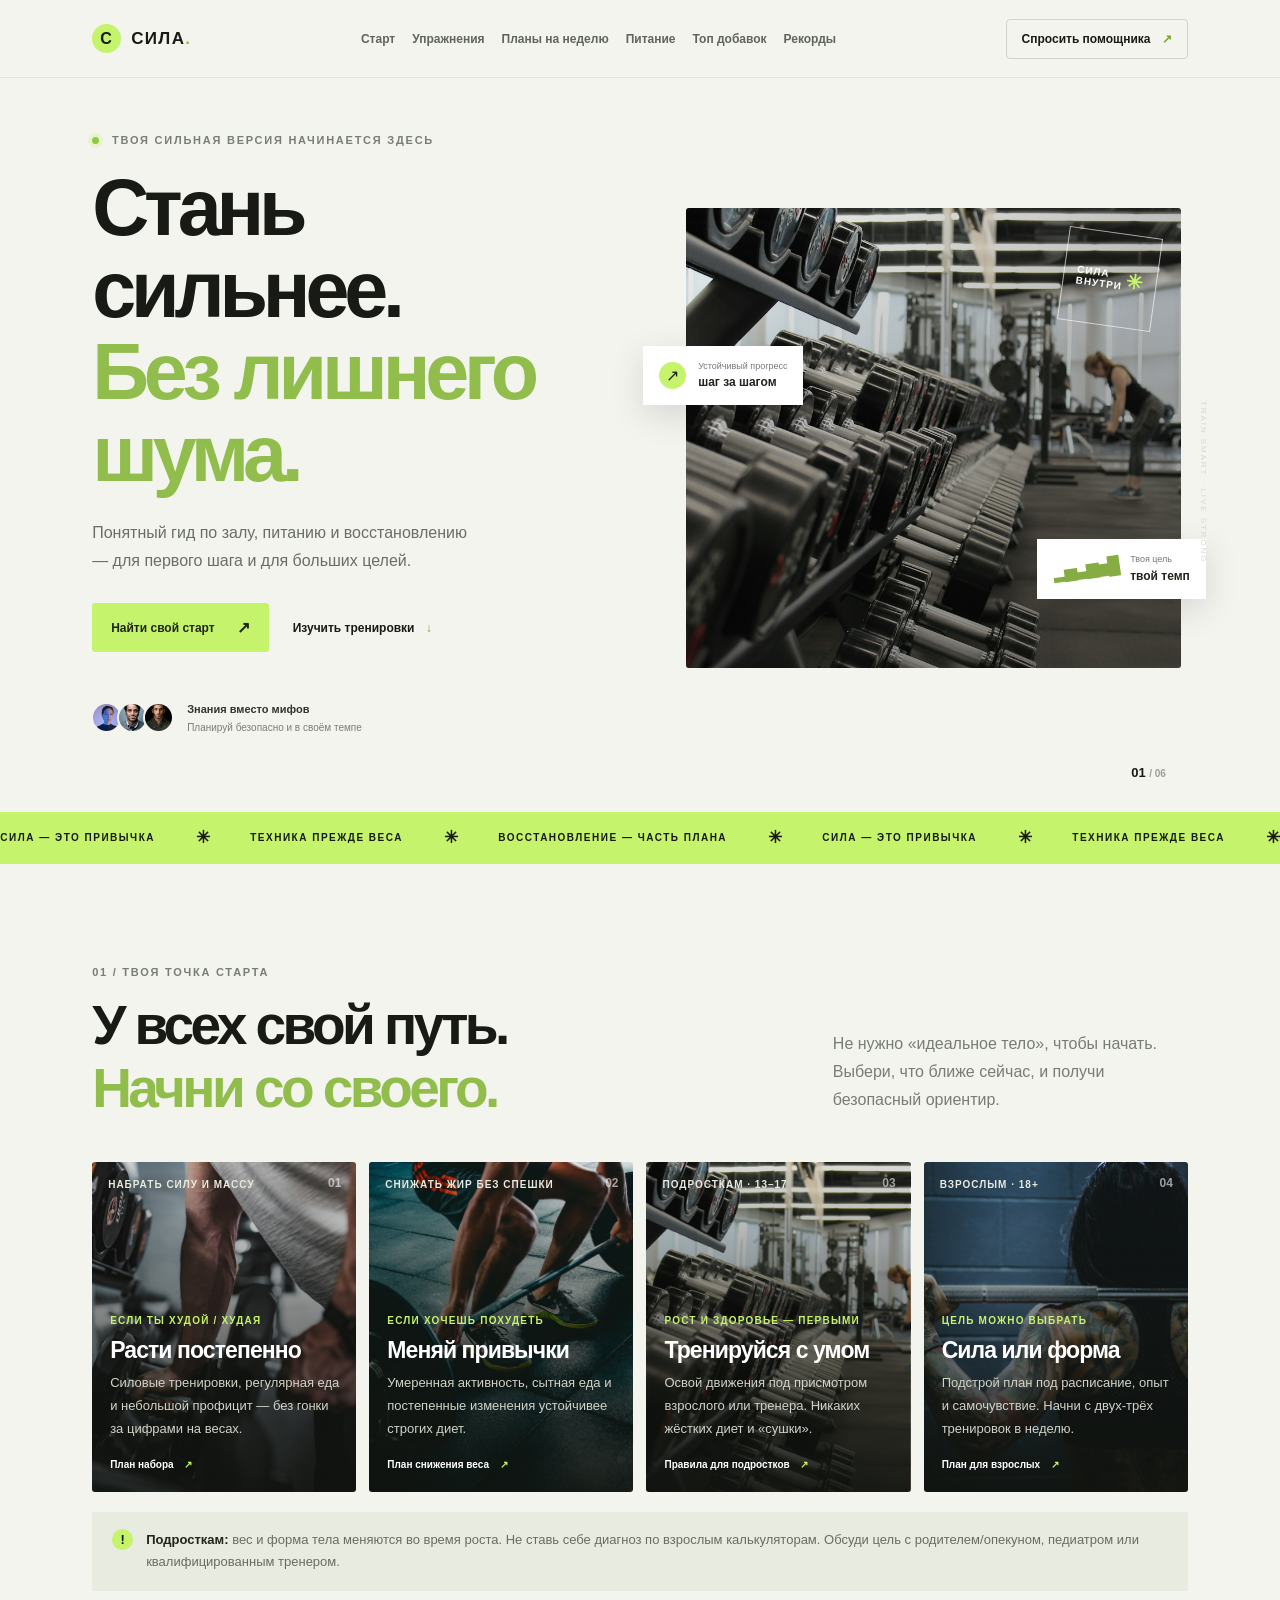
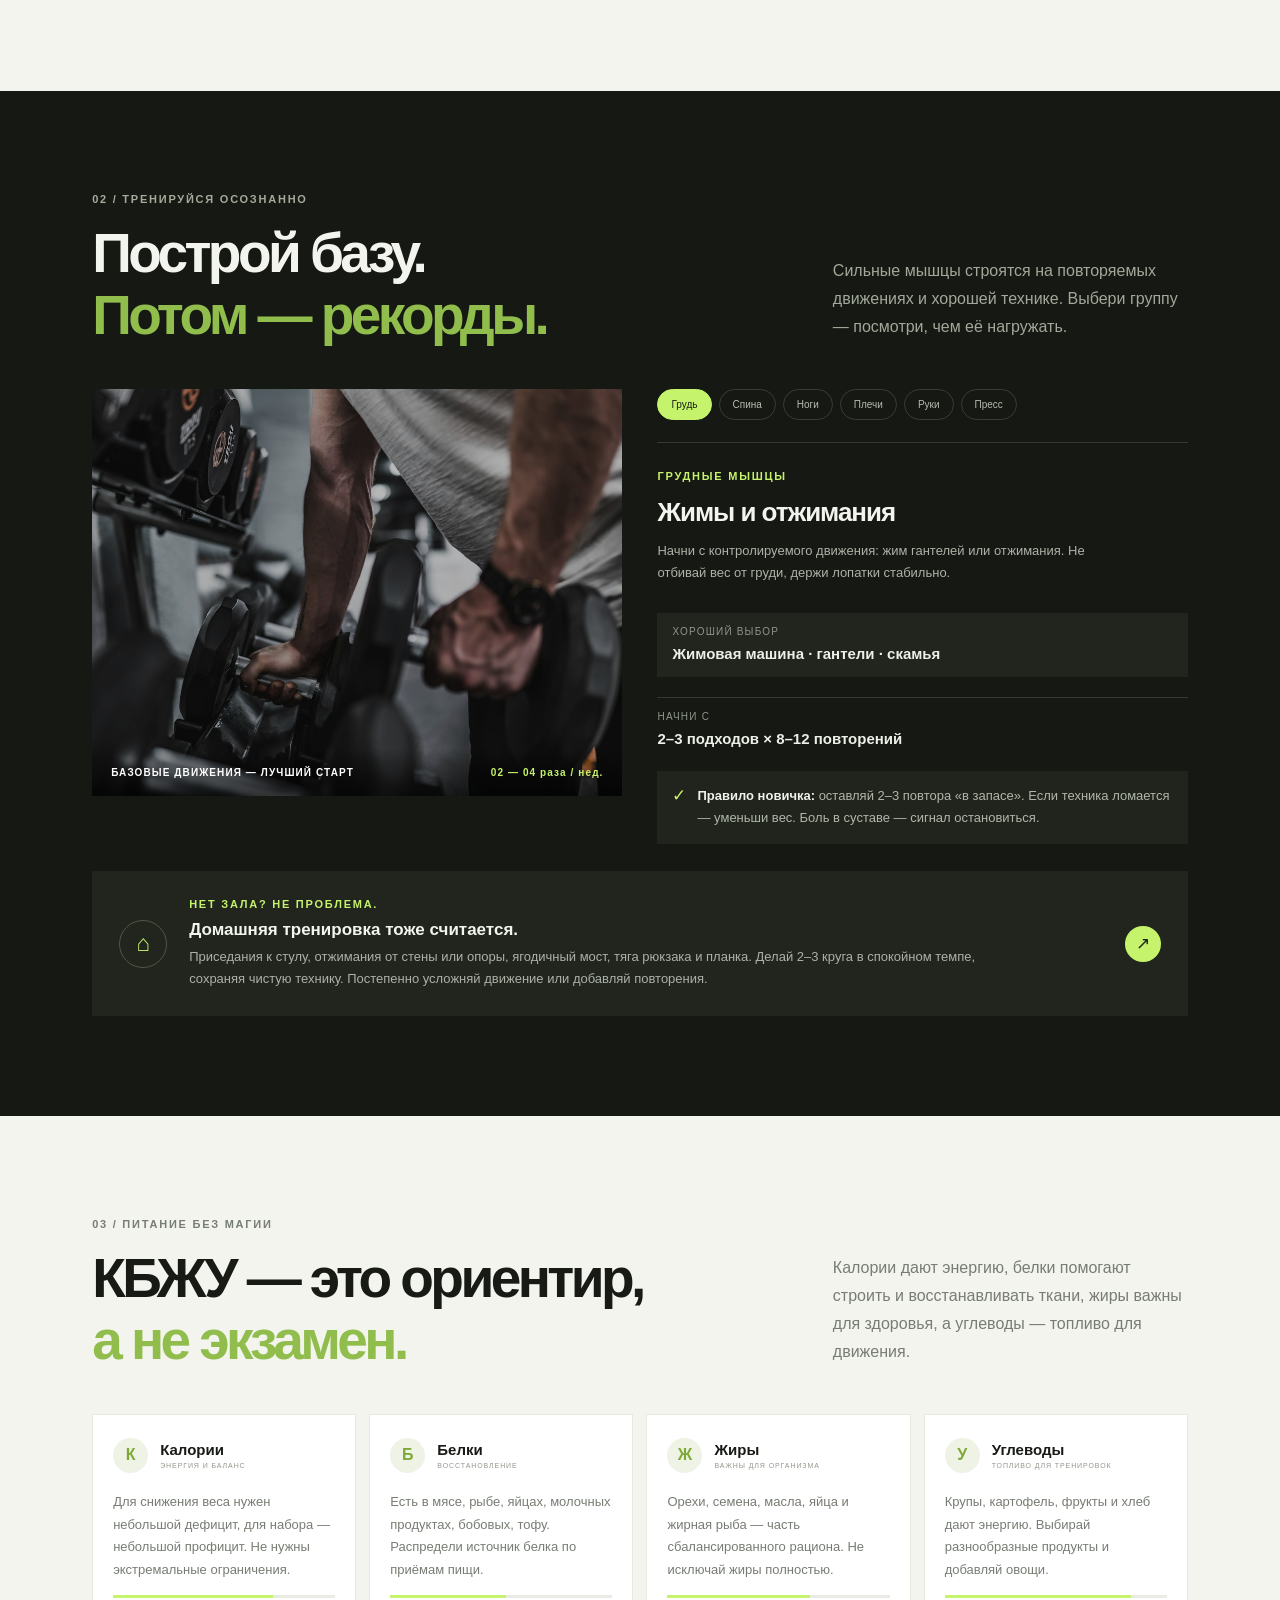
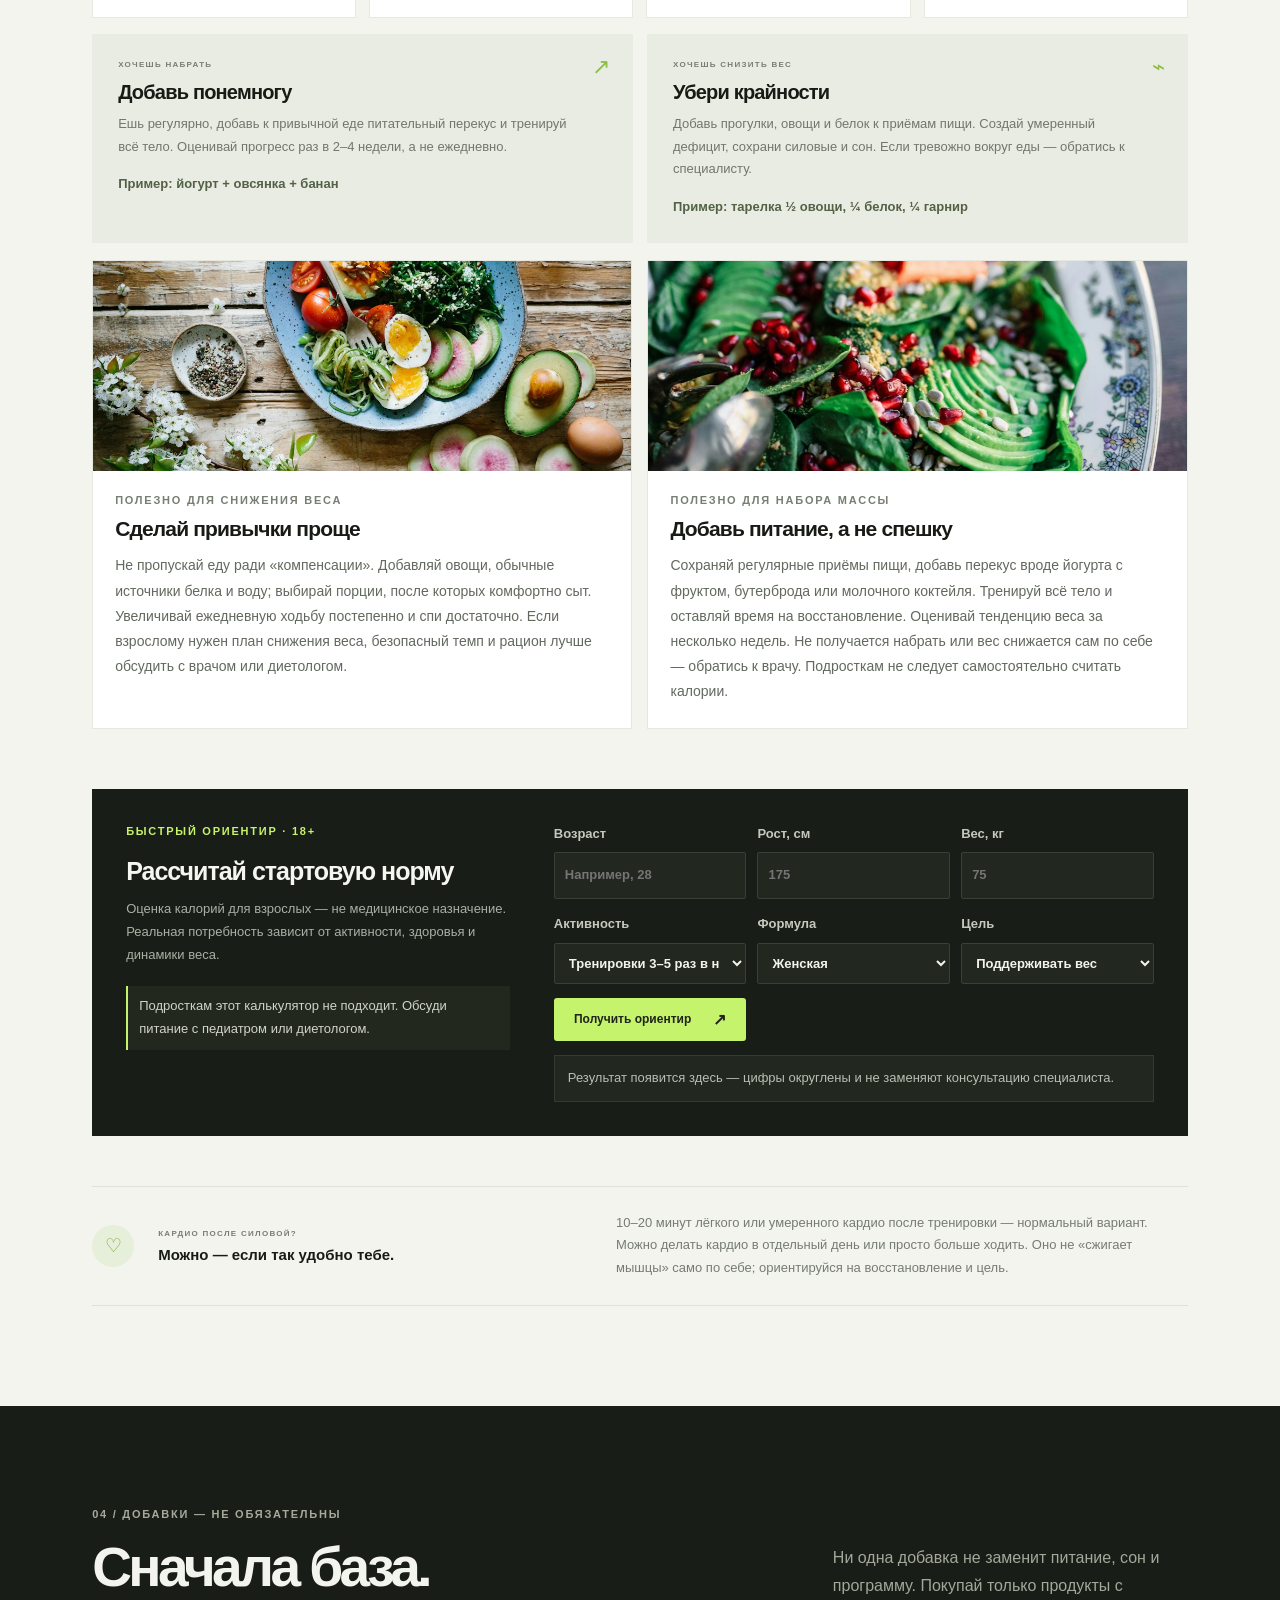
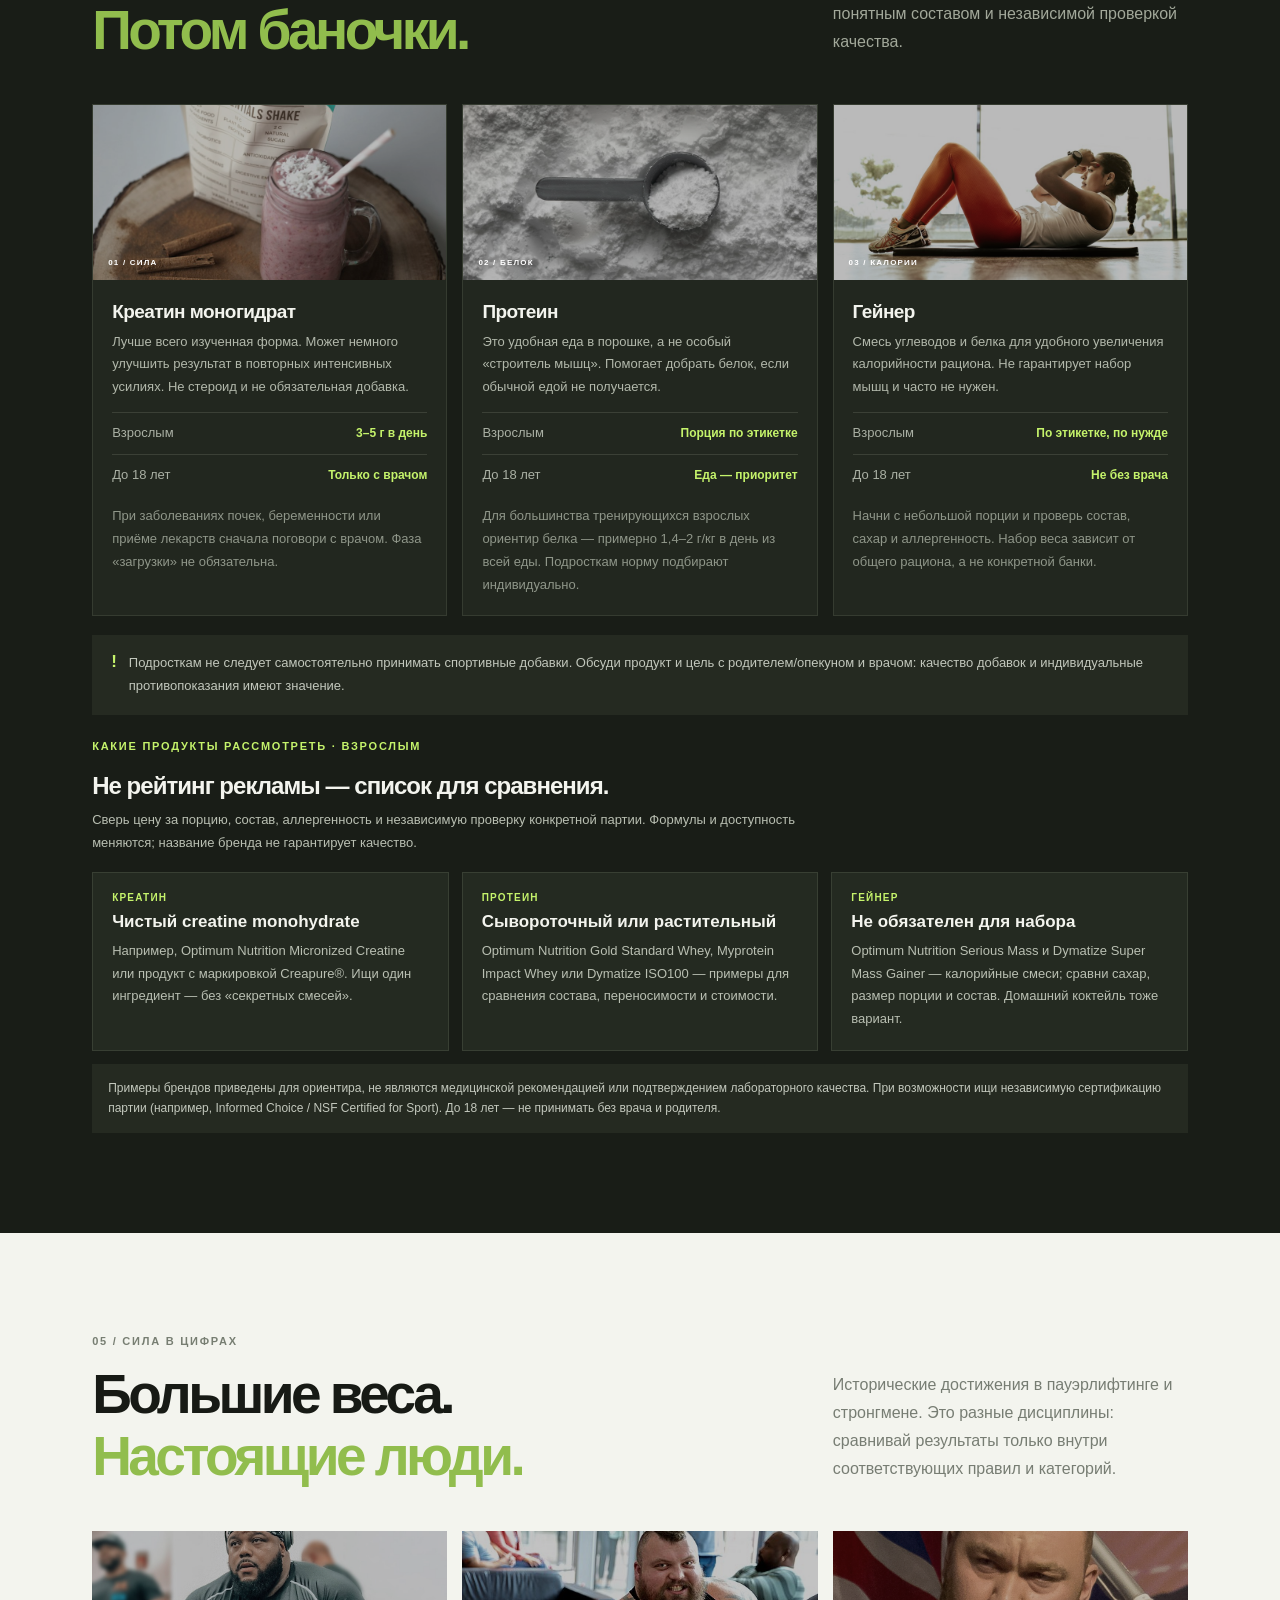
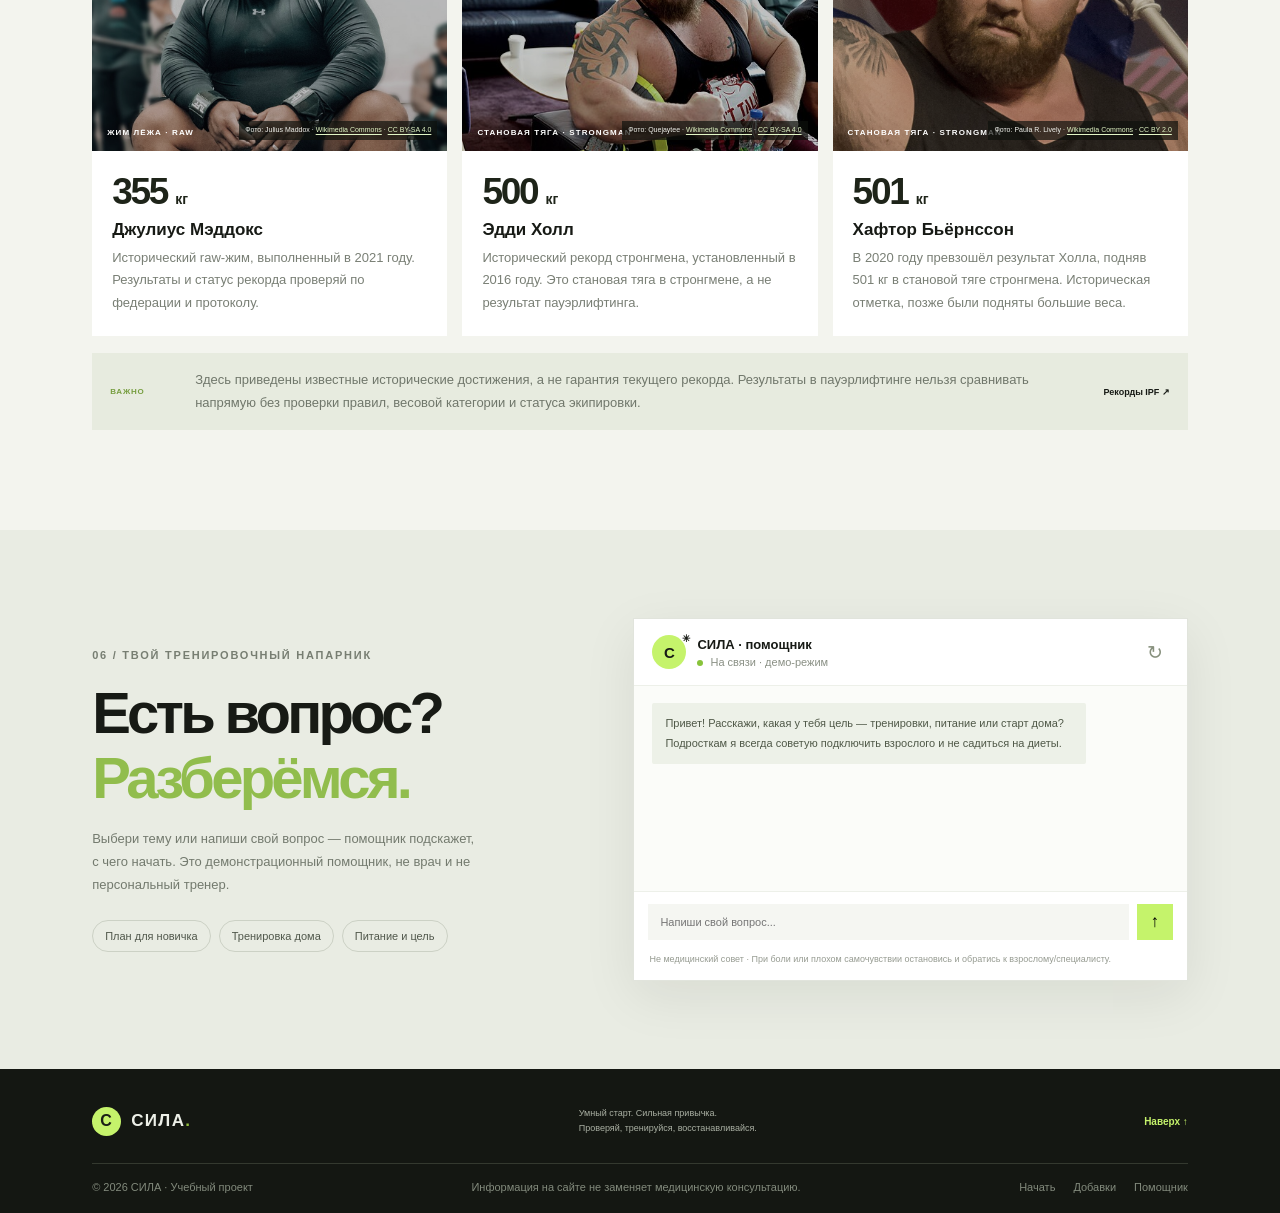
<file: index.html>
<!doctype html>
<html lang="ru">
<head>
  <meta charset="utf-8">
  <meta name="viewport" content="width=device-width, initial-scale=1">
  <meta name="theme-color" content="#11130f">
  <meta name="description" content="Сильная база — понятный гид по тренировкам, питанию, восстановлению и спортивным добавкам для начинающих.">
  <title>СИЛА — умный гид по тренировкам</title>
  <link rel="stylesheet" href="styles.css">
  <link rel="stylesheet" href="readability.css">
  <script src="script.js" defer></script>
</head>
<body>
  <a class="skip-link" href="#main">Перейти к содержимому</a>
  <header class="site-header">
    <a class="brand" href="#home" aria-label="СИЛА — на главную"><span class="brand-mark">С</span><span>СИЛА<span class="brand-dot">.</span></span></a>
    <button class="menu-toggle" type="button" aria-label="Открыть меню" aria-expanded="false"><span></span><span></span></button>
    <nav class="main-nav" aria-label="Главная навигация">
      <a href="#start">Старт</a><a href="#training">Упражнения</a><a href="plans.html">Планы на неделю</a><a href="#nutrition">Питание</a><a href="supplements.html">Топ добавок</a><a href="#records">Рекорды</a>
    </nav>
    <a class="header-cta" href="#assistant">Спросить помощника <span>↗</span></a>
  </header>

  <main id="main">
    <section class="hero section-wrap" id="home">
      <div class="hero-copy">
        <span class="eyebrow"><span class="pulse-dot"></span> ТВОЯ СИЛЬНАЯ ВЕРСИЯ НАЧИНАЕТСЯ ЗДЕСЬ</span>
        <h1>Стань сильнее.<br><em>Без лишнего шума.</em></h1>
        <p class="hero-lead">Понятный гид по залу, питанию и восстановлению — для первого шага и для больших целей.</p>
        <div class="hero-actions"><a class="button button-lime" href="#start">Найти свой старт <span>↗</span></a><a class="text-link" href="#training">Изучить тренировки <span>↓</span></a></div>
        <div class="hero-proof"><div class="proof-avatars"><img src="assets/unsplash-1534528741775.jpg" alt=""><img src="assets/unsplash-1500648767791.jpg" alt=""><img src="assets/unsplash-1506794778202.jpg" alt=""></div><span><strong>Знания вместо мифов</strong><br>Планируй безопасно и в своём темпе</span></div>
      </div>
      <div class="hero-art">
        <img class="hero-image" src="assets/unsplash-1534438327276.jpg" alt="Современный тренажёрный зал с силовыми тренажёрами">
        <div class="image-shade"></div><div class="hero-stamp"><span>СИЛА<br>ВНУТРИ</span><span class="stamp-star">✳</span></div>
        <div class="float-card float-card-top"><span class="float-icon">↗</span><span>Устойчивый прогресс<br><strong>шаг за шагом</strong></span></div>
        <div class="float-card float-card-bottom"><span class="mini-chart">▂▅▃▆▅█</span><span>Твоя цель<br><strong>твой темп</strong></span></div>
        <span class="vertical-note">TRAIN SMART · LIVE STRONG</span>
      </div>
      <div class="hero-index">01 <span>/ 06</span></div>
    </section>

    <section class="ticker" aria-label="Принципы тренировок"><div class="ticker-track"><span>СИЛА — ЭТО ПРИВЫЧКА</span><b>✳</b><span>ТЕХНИКА ПРЕЖДЕ ВЕСА</span><b>✳</b><span>ВОССТАНОВЛЕНИЕ — ЧАСТЬ ПЛАНА</span><b>✳</b><span>СИЛА — ЭТО ПРИВЫЧКА</span><b>✳</b><span>ТЕХНИКА ПРЕЖДЕ ВЕСА</span><b>✳</b></div></section>

    <section class="section-wrap section-space" id="start">
      <div class="section-heading"><div><span class="eyebrow">01 / ТВОЯ ТОЧКА СТАРТА</span><h2>У всех свой путь.<br><em>Начни со своего.</em></h2></div><p>Не нужно «идеальное тело», чтобы начать. Выбери, что ближе сейчас, и получи безопасный ориентир.</p></div>
      <div class="start-grid">
        <article class="start-card start-lean"><div class="start-tag">НАБРАТЬ СИЛУ И МАССУ</div><div class="start-number">01</div><div class="start-content"><span>ЕСЛИ ТЫ ХУДОЙ / ХУДАЯ</span><h3>Расти постепенно</h3><p>Силовые тренировки, регулярная еда и небольшой профицит — без гонки за цифрами на весах.</p><a href="#nutrition">План набора <span>↗</span></a></div></article>
        <article class="start-card start-fit"><div class="start-tag">СНИЖАТЬ ЖИР БЕЗ СПЕШКИ</div><div class="start-number">02</div><div class="start-content"><span>ЕСЛИ ХОЧЕШЬ ПОХУДЕТЬ</span><h3>Меняй привычки</h3><p>Умеренная активность, сытная еда и постепенные изменения устойчивее строгих диет.</p><a href="#nutrition">План снижения веса <span>↗</span></a></div></article>
        <article class="start-card start-teen"><div class="start-tag">ПОДРОСТКАМ · 13–17</div><div class="start-number">03</div><div class="start-content"><span>РОСТ И ЗДОРОВЬЕ — ПЕРВЫМИ</span><h3>Тренируйся с умом</h3><p>Освой движения под присмотром взрослого или тренера. Никаких жёстких диет и «сушки».</p><a href="#teen-safety">Правила для подростков <span>↗</span></a></div></article>
        <article class="start-card start-adult"><div class="start-tag">ВЗРОСЛЫМ · 18+</div><div class="start-number">04</div><div class="start-content"><span>ЦЕЛЬ МОЖНО ВЫБРАТЬ</span><h3>Сила или форма</h3><p>Подстрой план под расписание, опыт и самочувствие. Начни с двух-трёх тренировок в неделю.</p><a href="#training">План для взрослых <span>↗</span></a></div></article>
      </div>
      <div class="notice-strip" id="teen-safety"><span class="notice-icon">!</span><p><strong>Подросткам:</strong> вес и форма тела меняются во время роста. Не ставь себе диагноз по взрослым калькуляторам. Обсуди цель с родителем/опекуном, педиатром или квалифицированным тренером.</p></div>
    </section>

    <section class="dark-section" id="training">
      <div class="section-wrap section-space">
        <div class="section-heading light-heading"><div><span class="eyebrow">02 / ТРЕНИРУЙСЯ ОСОЗНАННО</span><h2>Построй базу.<br><em>Потом — рекорды.</em></h2></div><p>Сильные мышцы строятся на повторяемых движениях и хорошей технике. Выбери группу — посмотри, чем её нагружать.</p></div>
        <div class="training-layout">
          <div class="training-photo"><img src="assets/unsplash-1583454110551.jpg" alt="Спортсмен выполняет силовое упражнение с гантелями"><div class="photo-caption"><span>БАЗОВЫЕ ДВИЖЕНИЯ — ЛУЧШИЙ СТАРТ</span><span>02 — 04 раза / нед.</span></div></div>
          <div class="muscle-panel">
            <div class="muscle-tabs" role="tablist" aria-label="Группы мышц">
              <button class="muscle-tab is-active" type="button" role="tab" aria-selected="true" data-muscle="chest">Грудь</button><button class="muscle-tab" type="button" role="tab" aria-selected="false" data-muscle="back">Спина</button><button class="muscle-tab" type="button" role="tab" aria-selected="false" data-muscle="legs">Ноги</button><button class="muscle-tab" type="button" role="tab" aria-selected="false" data-muscle="shoulders">Плечи</button><button class="muscle-tab" type="button" role="tab" aria-selected="false" data-muscle="arms">Руки</button><button class="muscle-tab" type="button" role="tab" aria-selected="false" data-muscle="core">Пресс</button>
            </div>
            <div class="muscle-content" role="tabpanel" aria-live="polite"><span class="eyebrow" id="muscle-label">ГРУДНЫЕ МЫШЦЫ</span><h3 id="muscle-title">Жимы и отжимания</h3><p id="muscle-copy">Начни с контролируемого движения: жим гантелей или отжимания. Не отбивай вес от груди, держи лопатки стабильно.</p><div class="machine-tip"><span>ХОРОШИЙ ВЫБОР</span><strong id="muscle-machines">Жимовая машина · гантели · скамья</strong></div><div class="muscle-meta"><span>НАЧНИ С</span><strong id="muscle-dose">2–3 подходов × 8–12 повторений</strong></div></div>
            <div class="training-tip"><span class="tip-check">✓</span><p><strong>Правило новичка:</strong> оставляй 2–3 повтора «в запасе». Если техника ломается — уменьши вес. Боль в суставе — сигнал остановиться.</p></div>
          </div>
        </div>
        <div class="home-workout"><div class="home-icon">⌂</div><div><span class="eyebrow">НЕТ ЗАЛА? НЕ ПРОБЛЕМА.</span><h3>Домашняя тренировка тоже считается.</h3><p>Приседания к стулу, отжимания от стены или опоры, ягодичный мост, тяга рюкзака и планка. Делай 2–3 круга в спокойном темпе, сохраняя чистую технику. Постепенно усложняй движение или добавляй повторения.</p></div><a class="round-link" href="#assistant" aria-label="Спросить помощника про домашние тренировки">↗</a></div>
      </div>
    </section>

    <section class="section-wrap section-space" id="nutrition">
      <div class="section-heading"><div><span class="eyebrow">03 / ПИТАНИЕ БЕЗ МАГИИ</span><h2>КБЖУ — это ориентир,<br><em>а не экзамен.</em></h2></div><p>Калории дают энергию, белки помогают строить и восстанавливать ткани, жиры важны для здоровья, а углеводы — топливо для движения.</p></div>
      <div class="nutrition-grid">
        <div class="macro-card"><div class="macro-title"><span>К</span><div><strong>Калории</strong><small>ЭНЕРГИЯ И БАЛАНС</small></div></div><p>Для снижения веса нужен небольшой дефицит, для набора — небольшой профицит. Не нужны экстремальные ограничения.</p><div class="macro-bar"><i style="width:72%"></i></div></div>
        <div class="macro-card"><div class="macro-title"><span>Б</span><div><strong>Белки</strong><small>ВОССТАНОВЛЕНИЕ</small></div></div><p>Есть в мясе, рыбе, яйцах, молочных продуктах, бобовых, тофу. Распредели источник белка по приёмам пищи.</p><div class="macro-bar"><i style="width:52%"></i></div></div>
        <div class="macro-card"><div class="macro-title"><span>Ж</span><div><strong>Жиры</strong><small>ВАЖНЫ ДЛЯ ОРГАНИЗМА</small></div></div><p>Орехи, семена, масла, яйца и жирная рыба — часть сбалансированного рациона. Не исключай жиры полностью.</p><div class="macro-bar"><i style="width:64%"></i></div></div>
        <div class="macro-card"><div class="macro-title"><span>У</span><div><strong>Углеводы</strong><small>ТОПЛИВО ДЛЯ ТРЕНИРОВОК</small></div></div><p>Крупы, картофель, фрукты и хлеб дают энергию. Выбирай разнообразные продукты и добавляй овощи.</p><div class="macro-bar"><i style="width:84%"></i></div></div>
      </div>
      <div class="goal-plans">
        <article class="goal-card"><span class="goal-symbol">↗</span><span class="eyebrow">ХОЧЕШЬ НАБРАТЬ</span><h3>Добавь понемногу</h3><p>Ешь регулярно, добавь к привычной еде питательный перекус и тренируй всё тело. Оценивай прогресс раз в 2–4 недели, а не ежедневно.</p><span class="plan-example">Пример: йогурт + овсянка + банан</span></article>
        <article class="goal-card"><span class="goal-symbol">⌁</span><span class="eyebrow">ХОЧЕШЬ СНИЗИТЬ ВЕС</span><h3>Убери крайности</h3><p>Добавь прогулки, овощи и белок к приёмам пищи. Создай умеренный дефицит, сохрани силовые и сон. Если тревожно вокруг еды — обратись к специалисту.</p><span class="plan-example">Пример: тарелка ½ овощи, ¼ белок, ¼ гарнир</span></article>
      </div>
      <div class="food-tips">
        <article><img src="assets/unsplash-1490645935967.jpg" alt="Сбалансированная еда с овощами и источниками белка" loading="lazy"><div><span class="eyebrow">ПОЛЕЗНО ДЛЯ СНИЖЕНИЯ ВЕСА</span><h3>Сделай привычки проще</h3><p>Не пропускай еду ради «компенсации». Добавляй овощи, обычные источники белка и воду; выбирай порции, после которых комфортно сыт. Увеличивай ежедневную ходьбу постепенно и спи достаточно. Если взрослому нужен план снижения веса, безопасный темп и рацион лучше обсудить с врачом или диетологом.</p></div></article>
        <article><img src="assets/unsplash-1511690743698.jpg" alt="Питательный приём пищи для восстановления после тренировки" loading="lazy"><div><span class="eyebrow">ПОЛЕЗНО ДЛЯ НАБОРА МАССЫ</span><h3>Добавь питание, а не спешку</h3><p>Сохраняй регулярные приёмы пищи, добавь перекус вроде йогурта с фруктом, бутерброда или молочного коктейля. Тренируй всё тело и оставляй время на восстановление. Оценивай тенденцию веса за несколько недель. Не получается набрать или вес снижается сам по себе — обратись к врачу. Подросткам не следует самостоятельно считать калории.</p></div></article>
      </div>
      <div class="calculator" id="calculator">
        <div class="calculator-copy"><span class="eyebrow">БЫСТРЫЙ ОРИЕНТИР · 18+</span><h3>Рассчитай стартовую норму</h3><p>Оценка калорий для взрослых — не медицинское назначение. Реальная потребность зависит от активности, здоровья и динамики веса.</p><div class="calculator-warning">Подросткам этот калькулятор не подходит. Обсуди питание с педиатром или диетологом.</div></div>
        <form class="calc-form" id="calorie-form">
          <label>Возраст<input name="age" type="number" min="18" max="100" placeholder="Например, 28" required></label><label>Рост, см<input name="height" type="number" min="130" max="230" placeholder="175" required></label><label>Вес, кг<input name="weight" type="number" min="35" max="250" step="0.1" placeholder="75" required></label>
          <label>Активность<select name="activity"><option value="1.2">В основном сижу</option><option value="1.375">Лёгкая активность</option><option value="1.55" selected>Тренировки 3–5 раз в неделю</option><option value="1.725">Высокая активность</option></select></label>
          <label>Формула<select name="sex"><option value="female">Женская</option><option value="male">Мужская</option></select></label>
          <label>Цель<select name="goal"><option value="maintain">Поддерживать вес</option><option value="lose">Снижать постепенно</option><option value="gain">Набирать постепенно</option></select></label>
          <button class="button button-lime calc-submit" type="submit">Получить ориентир <span>↗</span></button><div class="calc-result" id="calc-result" aria-live="polite">Результат появится здесь — цифры округлены и не заменяют консультацию специалиста.</div>
        </form>
      </div>
      <div class="cardio-row"><div class="cardio-icon">♡</div><div><span class="eyebrow">КАРДИО ПОСЛЕ СИЛОВОЙ?</span><h3>Можно — если так удобно тебе.</h3></div><p>10–20 минут лёгкого или умеренного кардио после тренировки — нормальный вариант. Можно делать кардио в отдельный день или просто больше ходить. Оно не «сжигает мышцы» само по себе; ориентируйся на восстановление и цель.</p></div>
    </section>

    <section class="supplement-section" id="supplements">
      <div class="section-wrap section-space">
        <div class="section-heading light-heading"><div><span class="eyebrow">04 / ДОБАВКИ — НЕ ОБЯЗАТЕЛЬНЫ</span><h2>Сначала база.<br><em>Потом баночки.</em></h2></div><p>Ни одна добавка не заменит питание, сон и программу. Покупай только продукты с понятным составом и независимой проверкой качества.</p></div>
        <div class="supplement-grid">
          <article class="supplement-card"><div class="supplement-photo"><img src="assets/unsplash-1579722821273.jpg" alt="Порошок спортивной добавки в шейкере"><span>01 / СИЛА</span></div><div class="supplement-body"><h3>Креатин моногидрат</h3><p>Лучше всего изученная форма. Может немного улучшить результат в повторных интенсивных усилиях. Не стероид и не обязательная добавка.</p><div class="dose-line"><span>Взрослым</span><strong>3–5 г в день</strong></div><div class="dose-line"><span>До 18 лет</span><strong>Только с врачом</strong></div><small>При заболеваниях почек, беременности или приёме лекарств сначала поговори с врачом. Фаза «загрузки» не обязательна.</small></div></article>
          <article class="supplement-card"><div class="supplement-photo protein-photo"><img src="assets/unsplash-1593095948071.jpg" alt="Протеиновый коктейль после тренировки"><span>02 / БЕЛОК</span></div><div class="supplement-body"><h3>Протеин</h3><p>Это удобная еда в порошке, а не особый «строитель мышц». Помогает добрать белок, если обычной едой не получается.</p><div class="dose-line"><span>Взрослым</span><strong>Порция по этикетке</strong></div><div class="dose-line"><span>До 18 лет</span><strong>Еда — приоритет</strong></div><small>Для большинства тренирующихся взрослых ориентир белка — примерно 1,4–2 г/кг в день из всей еды. Подросткам норму подбирают индивидуально.</small></div></article>
          <article class="supplement-card"><div class="supplement-photo gainer-photo"><img src="assets/unsplash-1571019613454.jpg" alt="Тренировка с гантелями в зале"><span>03 / КАЛОРИИ</span></div><div class="supplement-body"><h3>Гейнер</h3><p>Смесь углеводов и белка для удобного увеличения калорийности рациона. Не гарантирует набор мышц и часто не нужен.</p><div class="dose-line"><span>Взрослым</span><strong>По этикетке, по нужде</strong></div><div class="dose-line"><span>До 18 лет</span><strong>Не без врача</strong></div><small>Начни с небольшой порции и проверь состав, сахар и аллергенность. Набор веса зависит от общего рациона, а не конкретной банки.</small></div></article>
        </div>
        <div class="supplement-footnote"><span>!</span><p>Подросткам не следует самостоятельно принимать спортивные добавки. Обсуди продукт и цель с родителем/опекуном и врачом: качество добавок и индивидуальные противопоказания имеют значение.</p></div>
        <div class="product-guide">
          <div><span class="eyebrow">КАКИЕ ПРОДУКТЫ РАССМОТРЕТЬ · ВЗРОСЛЫМ</span><h3>Не рейтинг рекламы — список для сравнения.</h3><p>Сверь цену за порцию, состав, аллергенность и независимую проверку конкретной партии. Формулы и доступность меняются; название бренда не гарантирует качество.</p></div>
          <article><span>КРЕАТИН</span><strong>Чистый creatine monohydrate</strong><p>Например, Optimum Nutrition Micronized Creatine или продукт с маркировкой Creapure®. Ищи один ингредиент — без «секретных смесей».</p></article>
          <article><span>ПРОТЕИН</span><strong>Сывороточный или растительный</strong><p>Optimum Nutrition Gold Standard Whey, Myprotein Impact Whey или Dymatize ISO100 — примеры для сравнения состава, переносимости и стоимости.</p></article>
          <article><span>ГЕЙНЕР</span><strong>Не обязателен для набора</strong><p>Optimum Nutrition Serious Mass и Dymatize Super Mass Gainer — калорийные смеси; сравни сахар, размер порции и состав. Домашний коктейль тоже вариант.</p></article>
          <div class="product-guide-note">Примеры брендов приведены для ориентира, не являются медицинской рекомендацией или подтверждением лабораторного качества. При возможности ищи независимую сертификацию партии (например, Informed Choice / NSF Certified for Sport). До 18 лет — не принимать без врача и родителя.</div>
        </div>
      </div>
    </section>

    <section class="section-wrap section-space" id="records">
      <div class="section-heading"><div><span class="eyebrow">05 / СИЛА В ЦИФРАХ</span><h2>Большие веса.<br><em>Настоящие люди.</em></h2></div><p>Исторические достижения в пауэрлифтинге и стронгмене. Это разные дисциплины: сравнивай результаты только внутри соответствующих правил и категорий.</p></div>
      <div class="records-grid">
        <article class="record-card"><div class="record-photo"><img src="assets/commons-julius-maddox.jpg" alt="Джулиус Мэддокс перед рекордной попыткой жима лёжа"><span class="record-category">ЖИМ ЛЁЖА · RAW</span><span class="image-credit">Фото: Julius Maddox · <a href="https://commons.wikimedia.org/wiki/File:Julius_Maddox.jpg" target="_blank" rel="noopener noreferrer">Wikimedia Commons</a> · <a href="https://creativecommons.org/licenses/by-sa/4.0/" target="_blank" rel="noopener noreferrer">CC BY-SA 4.0</a></span></div><div class="record-info"><span class="record-weight">355 <small>кг</small></span><h3>Джулиус Мэддокс</h3><p>Исторический raw-жим, выполненный в 2021 году. Результаты и статус рекорда проверяй по федерации и протоколу.</p></div></article>
        <article class="record-card"><div class="record-photo"><img src="assets/commons-eddie-hall.jpg" alt="Эдди Холл, британский силач и рекордсмен по становой тяге"><span class="record-category">СТАНОВАЯ ТЯГА · STRONGMAN</span><span class="image-credit">Фото: Quejaytee · <a href="https://commons.wikimedia.org/wiki/File:Eddie_Hall.jpg" target="_blank" rel="noopener noreferrer">Wikimedia Commons</a> · <a href="https://creativecommons.org/licenses/by-sa/4.0/" target="_blank" rel="noopener noreferrer">CC BY-SA 4.0</a></span></div><div class="record-info"><span class="record-weight">500 <small>кг</small></span><h3>Эдди Холл</h3><p>Исторический рекорд стронгмена, установленный в 2016 году. Это становая тяга в стронгмене, а не результат пауэрлифтинга.</p></div></article>
        <article class="record-card"><div class="record-photo"><img src="assets/commons-bjornsson.jpg" alt="Хафтор Бьёрнссон на Arnold Classic 2017"><span class="record-category">СТАНОВАЯ ТЯГА · STRONGMAN</span><span class="image-credit">Фото: Paula R. Lively · <a href="https://commons.wikimedia.org/wiki/File:Bj%C3%B6rnsson_Arnold_Classic_2017_(cropped).jpg" target="_blank" rel="noopener noreferrer">Wikimedia Commons</a> · <a href="https://creativecommons.org/licenses/by/2.0/" target="_blank" rel="noopener noreferrer">CC BY 2.0</a></span></div><div class="record-info"><span class="record-weight">501 <small>кг</small></span><h3>Хафтор Бьёрнссон</h3><p>В 2020 году превзошёл результат Холла, подняв 501 кг в становой тяге стронгмена. Историческая отметка, позже были подняты большие веса.</p></div></article>
      </div>
      <div class="record-note"><span>ВАЖНО</span><p>Здесь приведены известные исторические достижения, а не гарантия текущего рекорда. Результаты в пауэрлифтинге нельзя сравнивать напрямую без проверки правил, весовой категории и статуса экипировки.</p><a href="https://www.powerlifting.sport/championships/records" target="_blank" rel="noopener noreferrer">Рекорды IPF ↗</a></div>
    </section>

    <section class="assistant-section" id="assistant">
      <div class="section-wrap assistant-layout">
        <div class="assistant-copy"><span class="eyebrow">06 / ТВОЙ ТРЕНИРОВОЧНЫЙ НАПАРНИК</span><h2>Есть вопрос?<br><em>Разберёмся.</em></h2><p>Выбери тему или напиши свой вопрос — помощник подскажет, с чего начать. Это демонстрационный помощник, не врач и не персональный тренер.</p><div class="assistant-pills"><button type="button" data-prompt="Составь простую тренировку для новичка на всё тело">План для новичка</button><button type="button" data-prompt="Как тренироваться дома без оборудования?">Тренировка дома</button><button type="button" data-prompt="Как безопасно начать худеть?">Питание и цель</button></div></div>
        <div class="chat-card"><div class="chat-head"><div class="bot-avatar">С<span>✳</span></div><div><strong>СИЛА · помощник</strong><small><span class="online-dot"></span> На связи · демо-режим</small></div><button class="chat-reset" type="button" aria-label="Очистить чат">↻</button></div><div class="chat-messages" id="chat-messages" aria-live="polite"><div class="message bot-message">Привет! Расскажи, какая у тебя цель — тренировки, питание или старт дома? Подросткам я всегда советую подключить взрослого и не садиться на диеты.</div></div><form class="chat-form" id="chat-form"><label class="sr-only" for="chat-input">Твой вопрос помощнику</label><input id="chat-input" type="text" maxlength="240" placeholder="Напиши свой вопрос..." autocomplete="off" required><button type="submit" aria-label="Отправить вопрос">↑</button></form><div class="chat-disclaimer">Не медицинский совет · При боли или плохом самочувствии остановись и обратись к взрослому/специалисту.</div></div>
      </div>
    </section>
  </main>

  <footer class="site-footer"><div class="footer-top"><a class="brand footer-brand" href="#home"><span class="brand-mark">С</span><span>СИЛА<span class="brand-dot">.</span></span></a><p>Умный старт. Сильная привычка.<br>Проверяй, тренируйся, восстанавливайся.</p><a class="back-top" href="#home">Наверх ↑</a></div><div class="footer-bottom"><span>© 2026 СИЛА · Учебный проект</span><span>Информация на сайте не заменяет медицинскую консультацию.</span><div><a href="#start">Начать</a><a href="#supplements">Добавки</a><a href="#assistant">Помощник</a></div></div></footer>
</body>
</html>
</file>
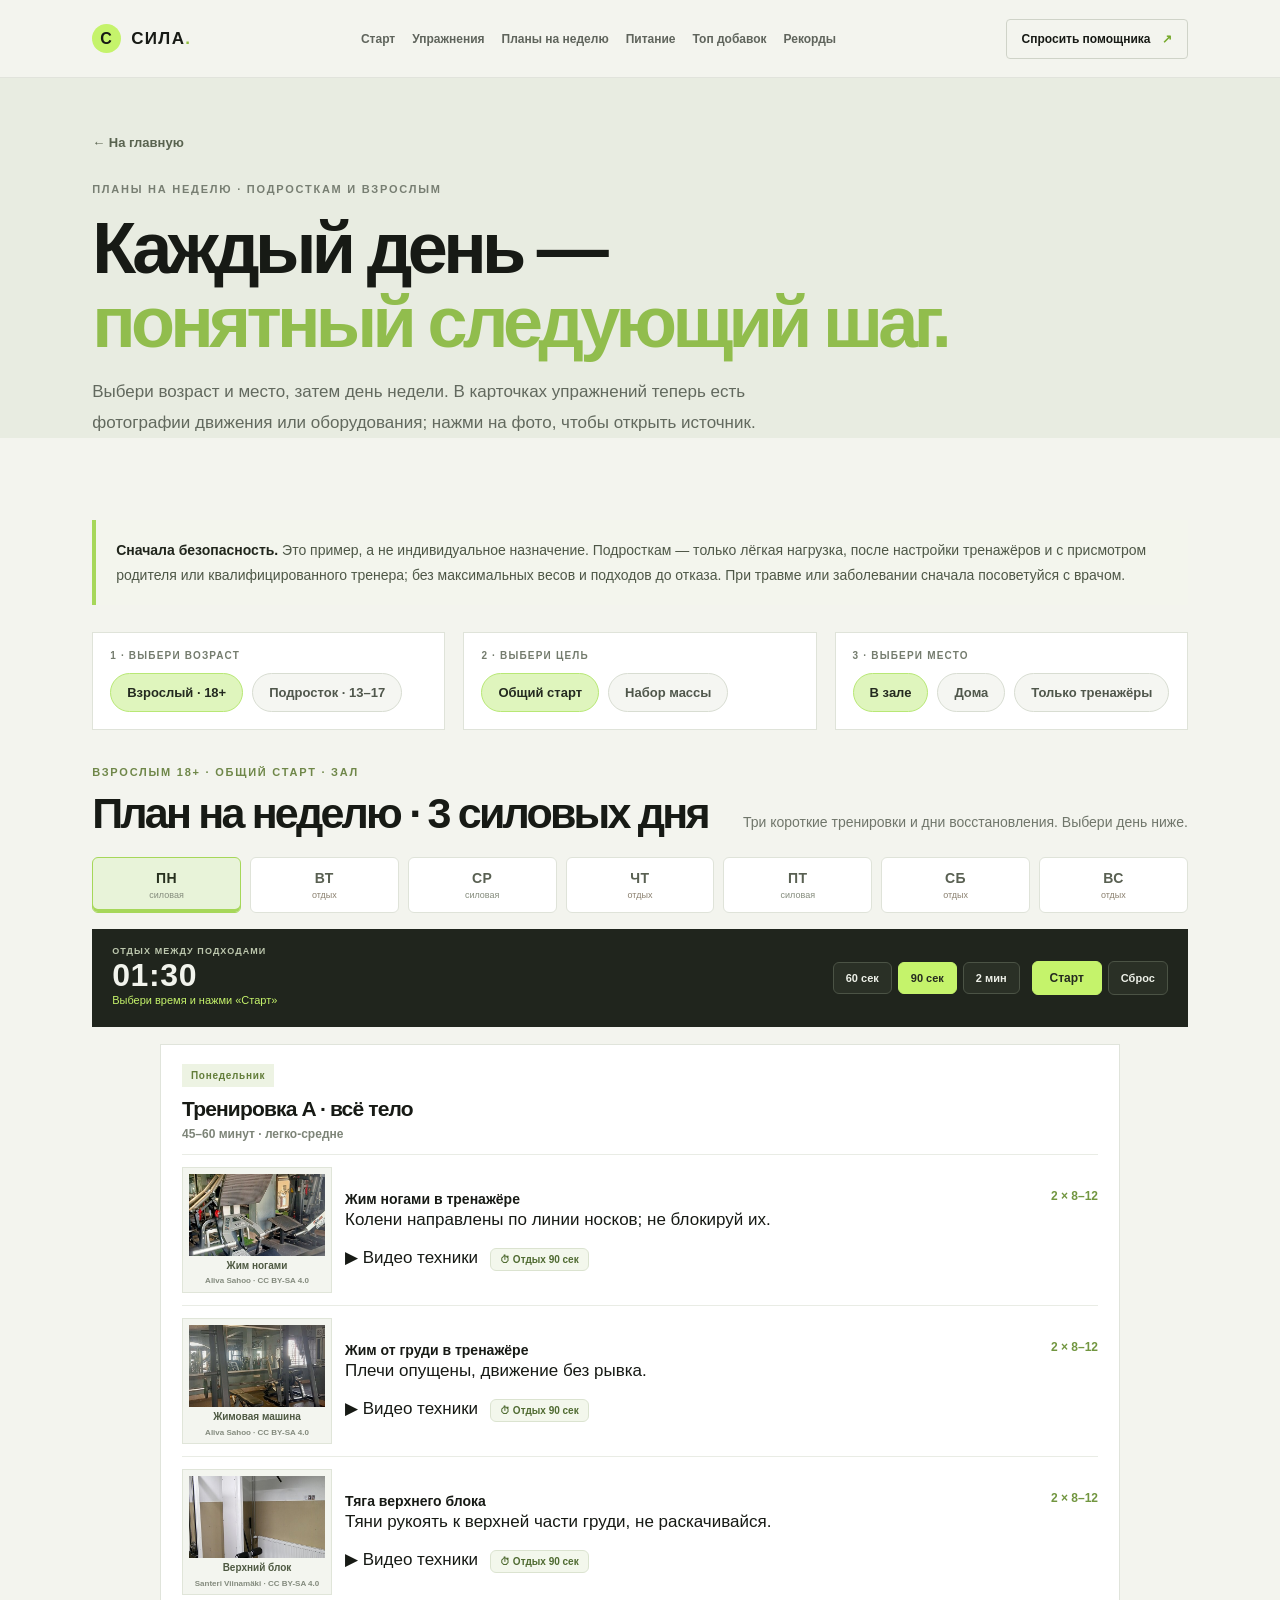
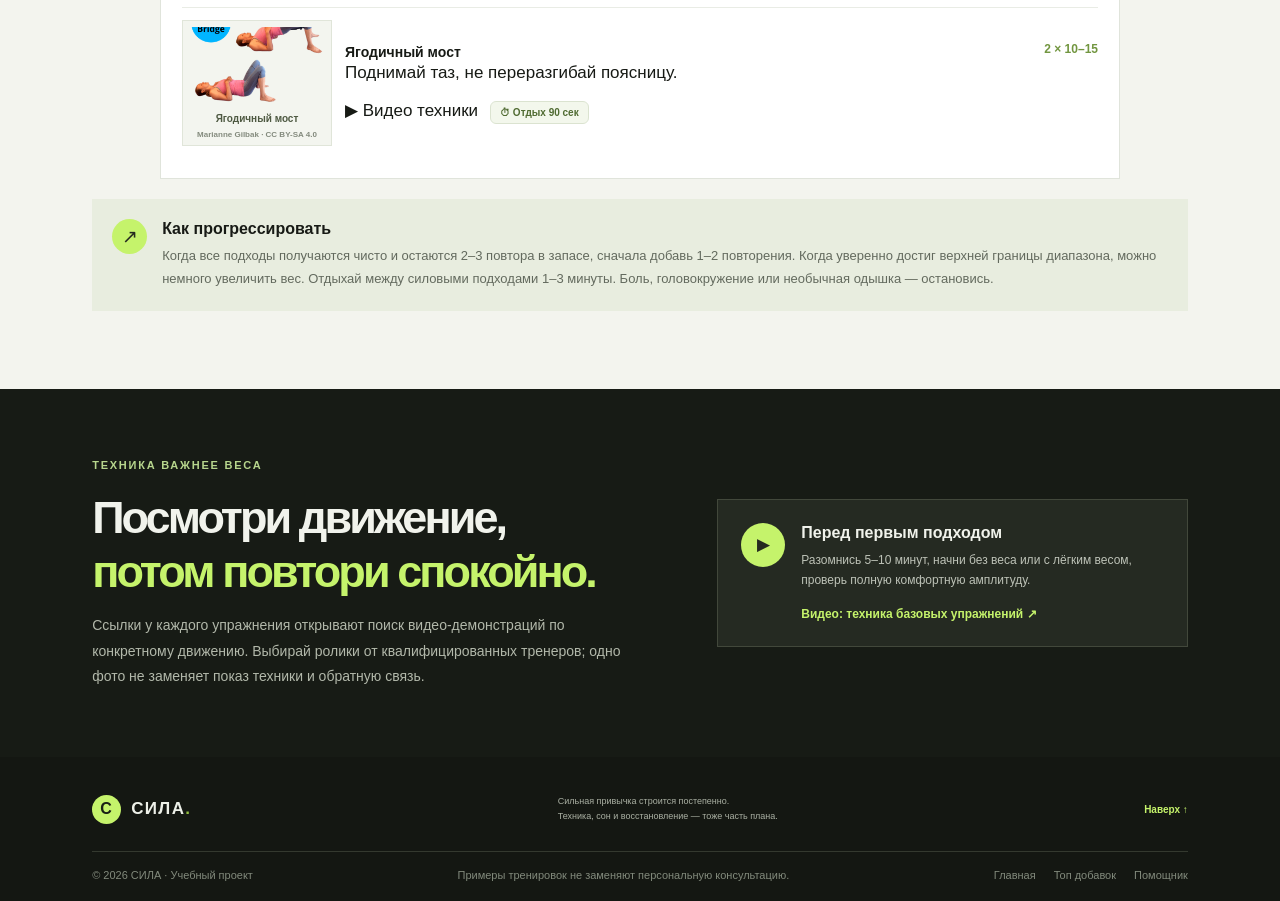
<file: plans.html>
<!doctype html>
<html lang="ru">
<head>
  <meta charset="utf-8">
  <meta name="viewport" content="width=device-width, initial-scale=1">
  <meta name="theme-color" content="#11130f">
  <meta name="description" content="Планы тренировок для подростков и взрослых: только тренажёры, занятия дома и восстановление.">
  <title>Планы на неделю — СИЛА</title>
  <link rel="stylesheet" href="styles.css">
  <link rel="stylesheet" href="readability.css">
  <link rel="stylesheet" href="plans.css">
  <script src="navigation.js" defer></script>
  <script src="plans.js" defer></script>
</head>
<body class="plans-page">
  <a class="skip-link" href="#main">Перейти к содержимому</a>
  <header class="site-header">
    <a class="brand" href="index.html#home" aria-label="СИЛА — на главную"><span class="brand-mark">С</span><span>СИЛА<span class="brand-dot">.</span></span></a>
    <button class="menu-toggle" type="button" aria-label="Открыть меню" aria-expanded="false"><span></span><span></span></button>
    <nav class="main-nav" aria-label="Главная навигация">
      <a href="index.html#start">Старт</a><a href="index.html#training">Упражнения</a><a href="plans.html" aria-current="page">Планы на неделю</a><a href="index.html#nutrition">Питание</a><a href="supplements.html">Топ добавок</a><a href="index.html#records">Рекорды</a>
    </nav>
    <a class="header-cta" href="index.html#assistant">Спросить помощника <span>↗</span></a>
  </header>
  <main id="main">
    <section class="plan-hero">
      <div class="section-wrap plan-hero-inner">
        <a class="breadcrumb" href="index.html">← На главную</a>
        <span class="eyebrow">ПЛАНЫ НА НЕДЕЛЮ · ПОДРОСТКАМ И ВЗРОСЛЫМ</span>
        <h1>Каждый день —<br><em>понятный следующий шаг.</em></h1>
        <p>Выбери возраст и место, затем день недели. В карточках упражнений теперь есть фотографии движения или оборудования; нажми на фото, чтобы открыть источник.</p>
      </div>
    </section>
    <section class="section-wrap plan-builder">
      <div class="plan-safety"><strong>Сначала безопасность.</strong> Это пример, а не индивидуальное назначение. Подросткам — только лёгкая нагрузка, после настройки тренажёров и с присмотром родителя или квалифицированного тренера; без максимальных весов и подходов до отказа. При травме или заболевании сначала посоветуйся с врачом.</div>
      <div class="plan-controls">
        <div class="control-group"><span>1 · ВЫБЕРИ ВОЗРАСТ</span><div class="control-buttons" role="group" aria-label="Возраст"><button class="age-choice is-active" type="button" data-age="adult" aria-pressed="true">Взрослый · 18+</button><button class="age-choice" type="button" data-age="teen" aria-pressed="false">Подросток · 13–17</button></div></div>
        <div class="control-group goal-controls"><span>2 · ВЫБЕРИ ЦЕЛЬ</span><div class="control-buttons" role="group" aria-label="Цель плана"><button class="plan-choice is-active" type="button" data-audience="general" aria-pressed="true">Общий старт</button><button class="plan-choice" type="button" data-audience="gain" aria-pressed="false">Набор массы</button></div></div>
        <div class="control-group setting-controls"><span>3 · ВЫБЕРИ МЕСТО</span><div class="control-buttons" role="group" aria-label="Место тренировок"><button class="setting-choice is-active" type="button" data-setting="gym" aria-pressed="true">В зале</button><button class="setting-choice" type="button" data-setting="home" aria-pressed="false">Дома</button><button class="setting-choice" type="button" data-setting="machines" aria-pressed="false">Только тренажёры</button></div></div>
      </div>
      <div class="selected-plan-intro"><div><span class="eyebrow" id="plan-eyebrow">ВЗРОСЛЫМ · ОБЩИЙ СТАРТ · ЗАЛ</span><h2 id="plan-title">Твоя неделя</h2></div><p id="plan-summary">Выбери день — покажу тренировку или отдых.</p></div>
      <div class="day-picker" id="day-picker" role="group" aria-label="Выбери день недели"></div>
      <section class="rest-timer" aria-label="Таймер отдыха между подходами">
        <div class="timer-readout"><span class="timer-kicker">ОТДЫХ МЕЖДУ ПОДХОДАМИ</span><output id="timer-display" aria-live="off">01:30</output><span class="timer-status" id="timer-status" aria-live="polite">Выбери время и нажми «Старт»</span></div>
        <div class="timer-controls">
          <div class="timer-presets" role="group" aria-label="Длительность отдыха">
            <button class="timer-preset" type="button" data-seconds="60" aria-pressed="false">60 сек</button>
            <button class="timer-preset is-active" type="button" data-seconds="90" aria-pressed="true">90 сек</button>
            <button class="timer-preset" type="button" data-seconds="120" aria-pressed="false">2 мин</button>
          </div>
          <div class="timer-actions"><button class="timer-start" id="timer-start" type="button">Старт</button><button class="timer-reset" id="timer-reset" type="button" aria-label="Сбросить таймер">Сброс</button></div>
        </div>
      </section>
      <div class="day-grid" id="day-grid" aria-live="polite"></div>
      <div class="progression-note"><span class="progression-icon">↗</span><div><strong>Как прогрессировать</strong><p>Когда все подходы получаются чисто и остаются 2–3 повтора в запасе, сначала добавь 1–2 повторения. Когда уверенно достиг верхней границы диапазона, можно немного увеличить вес. Отдыхай между силовыми подходами 1–3 минуты. Боль, головокружение или необычная одышка — остановись.</p></div></div>
    </section>
    <section class="video-guide">
      <div class="section-wrap video-guide-inner"><div><span class="eyebrow">ТЕХНИКА ВАЖНЕЕ ВЕСА</span><h2>Посмотри движение,<br><em>потом повтори спокойно.</em></h2><p>Ссылки у каждого упражнения открывают поиск видео-демонстраций по конкретному движению. Выбирай ролики от квалифицированных тренеров; одно фото не заменяет показ техники и обратную связь.</p></div><div class="video-guide-card"><span class="play-mark">▶</span><div><strong>Перед первым подходом</strong><p>Разомнись 5–10 минут, начни без веса или с лёгким весом, проверь полную комфортную амплитуду.</p><a href="https://www.youtube.com/results?search_query=beginner+exercise+form+qualified+trainer" target="_blank" rel="noopener noreferrer">Видео: техника базовых упражнений ↗</a></div></div></div>
    </section>
  </main>
  <footer class="site-footer"><div class="footer-top"><a class="brand footer-brand" href="index.html#home"><span class="brand-mark">С</span><span>СИЛА<span class="brand-dot">.</span></span></a><p>Сильная привычка строится постепенно.<br>Техника, сон и восстановление — тоже часть плана.</p><a class="back-top" href="#main">Наверх ↑</a></div><div class="footer-bottom"><span>© 2026 СИЛА · Учебный проект</span><span>Примеры тренировок не заменяют персональную консультацию.</span><div><a href="index.html">Главная</a><a href="supplements.html">Топ добавок</a><a href="index.html#assistant">Помощник</a></div></div></footer>
</body>
</html>
</file>
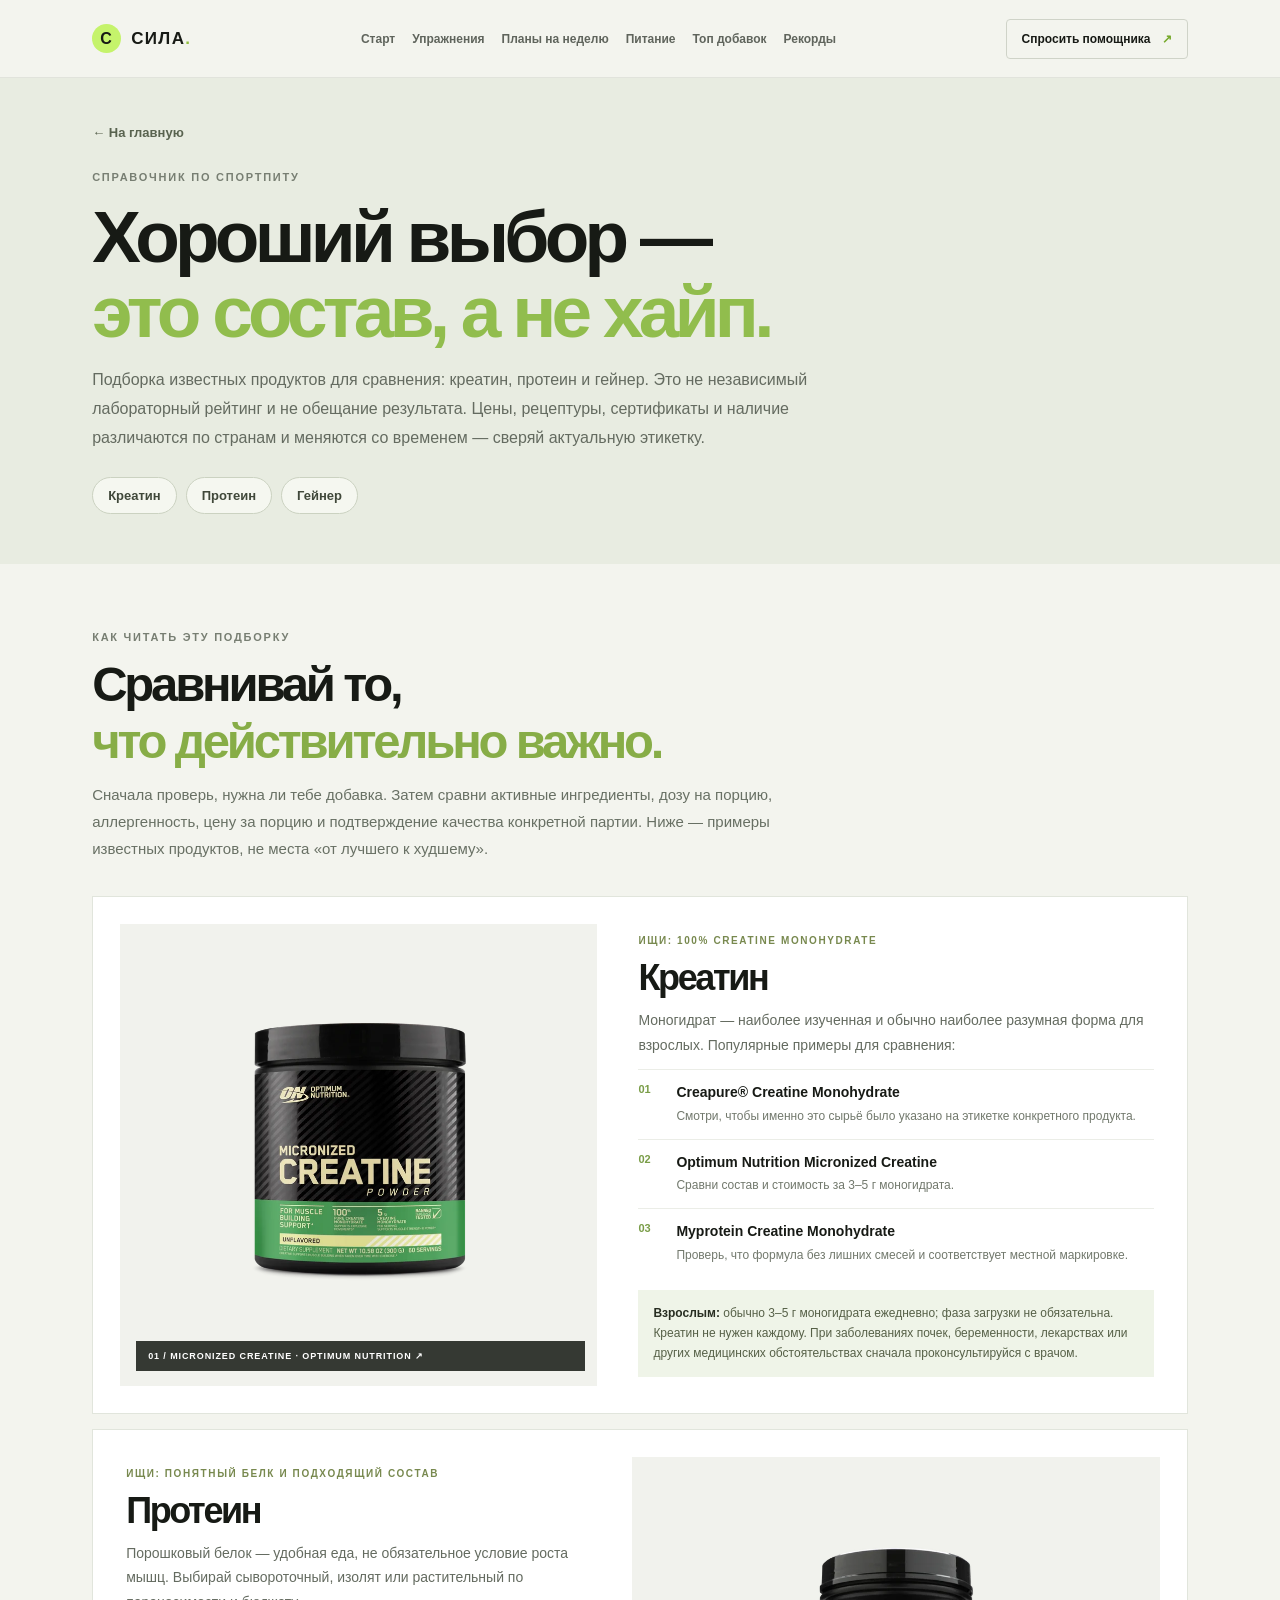
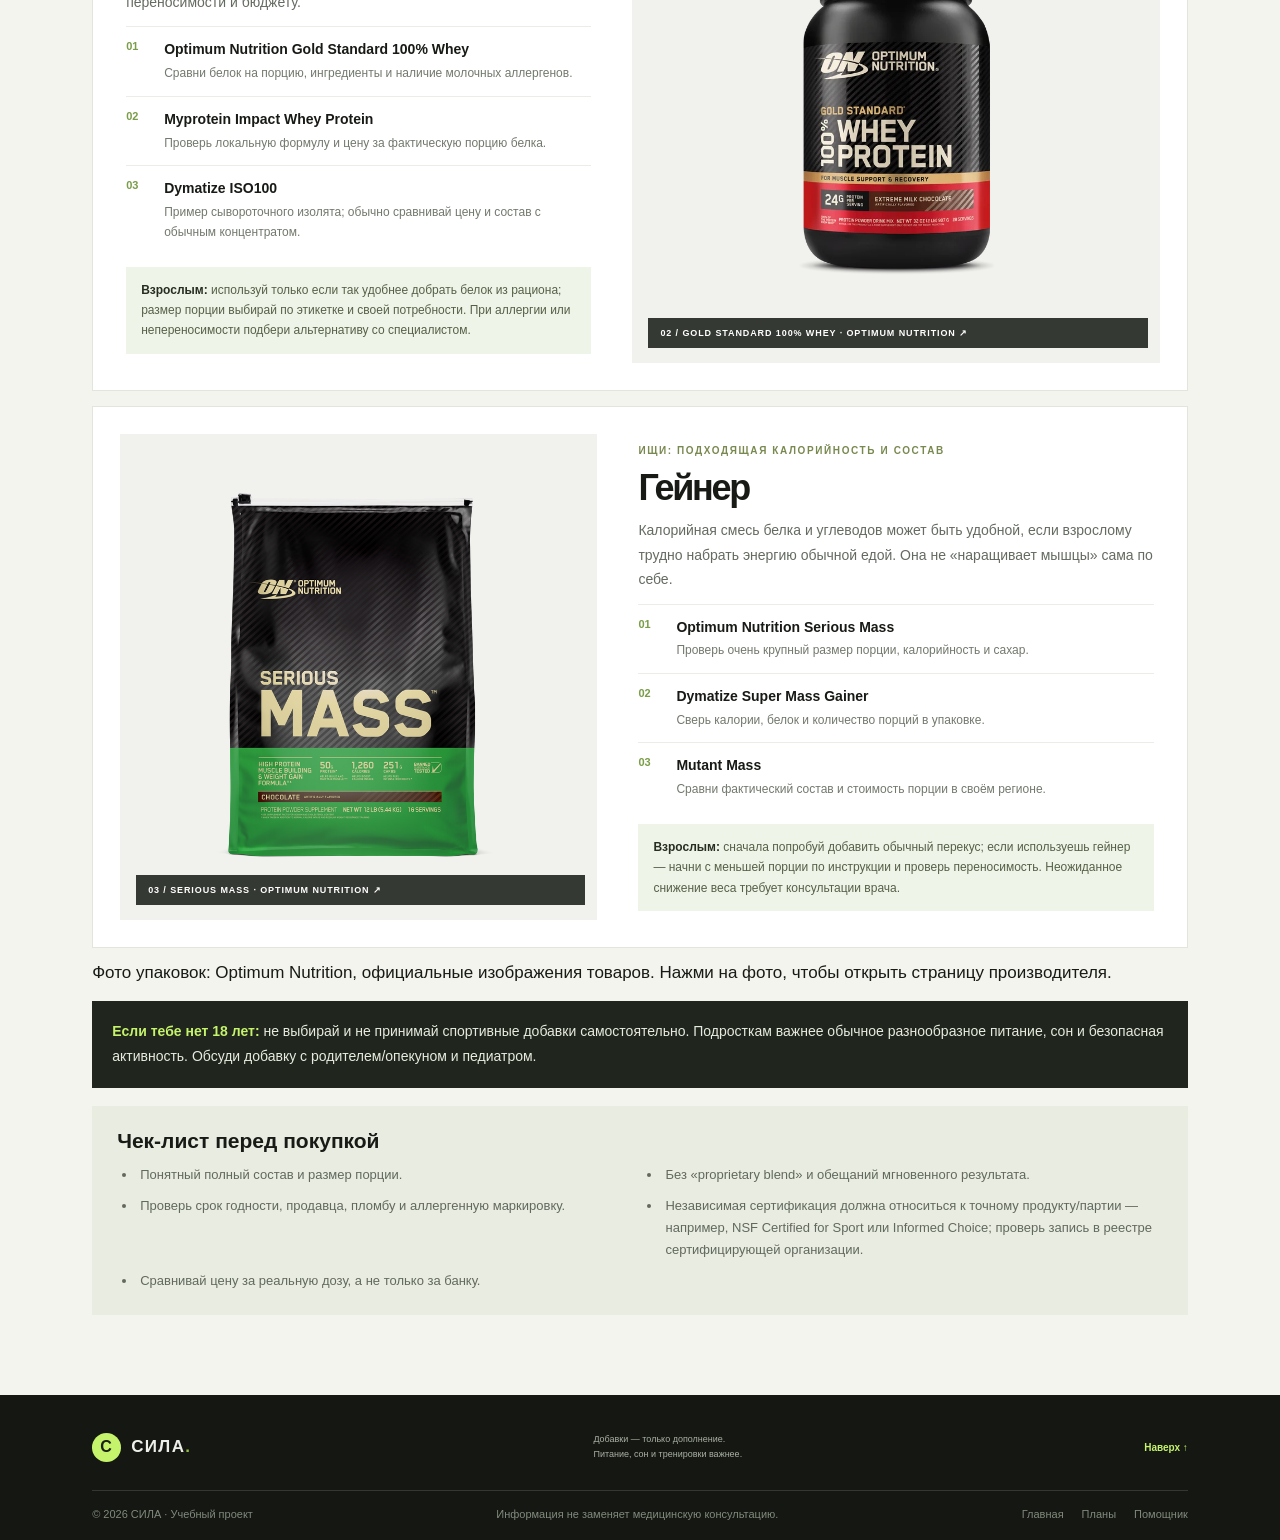
<file: supplements.html>
<!doctype html>
<html lang="ru">
<head>
  <meta charset="utf-8">
  <meta name="viewport" content="width=device-width, initial-scale=1">
  <meta name="theme-color" content="#11130f">
  <meta name="description" content="Сравнение популярных креатинов, протеинов и гейнеров: что искать в составе и как выбрать без маркетинговых обещаний.">
  <title>Топ добавок: креатин, протеин, гейнер — СИЛА</title>
  <link rel="stylesheet" href="styles.css">
  <link rel="stylesheet" href="readability.css">
  <link rel="stylesheet" href="supplements-page.css">
  <script src="navigation.js" defer></script>
</head>
<body class="supplements-page">
  <a class="skip-link" href="#main">Перейти к содержимому</a>
  <header class="site-header">
    <a class="brand" href="index.html#home" aria-label="СИЛА — на главную"><span class="brand-mark">С</span><span>СИЛА<span class="brand-dot">.</span></span></a>
    <button class="menu-toggle" type="button" aria-label="Открыть меню" aria-expanded="false"><span></span><span></span></button>
    <nav class="main-nav" aria-label="Главная навигация">
      <a href="index.html#start">Старт</a><a href="index.html#training">Упражнения</a><a href="plans.html">Планы на неделю</a><a href="index.html#nutrition">Питание</a><a href="supplements.html" aria-current="page">Топ добавок</a><a href="index.html#records">Рекорды</a>
    </nav>
    <a class="header-cta" href="index.html#assistant">Спросить помощника <span>↗</span></a>
  </header>
  <main id="main">
    <section class="supplements-hero">
      <div class="section-wrap">
        <a class="breadcrumb" href="index.html">← На главную</a>
        <span class="eyebrow">СПРАВОЧНИК ПО СПОРТПИТУ</span>
        <h1>Хороший выбор —<br><em>это состав, а не хайп.</em></h1>
        <p>Подборка известных продуктов для сравнения: креатин, протеин и гейнер. Это не независимый лабораторный рейтинг и не обещание результата. Цены, рецептуры, сертификаты и наличие различаются по странам и меняются со временем — сверяй актуальную этикетку.</p>
        <div class="supplement-nav" aria-label="Разделы справочника"><a href="#creatine">Креатин</a><a href="#protein">Протеин</a><a href="#gainer">Гейнер</a></div>
      </div>
    </section>
    <section class="section-wrap supplement-rankings">
      <div class="ranking-intro"><span class="eyebrow">КАК ЧИТАТЬ ЭТУ ПОДБОРКУ</span><h2>Сравнивай то,<br><em>что действительно важно.</em></h2><p>Сначала проверь, нужна ли тебе добавка. Затем сравни активные ингредиенты, дозу на порцию, аллергенность, цену за порцию и подтверждение качества конкретной партии. Ниже — примеры известных продуктов, не места «от лучшего к худшему».</p></div>
      <section class="product-category" id="creatine">
        <a class="category-photo product-package" href="https://www.optimumnutrition.com/en-us/products/creatine-monohydrate-micronized-powder" target="_blank" rel="noopener noreferrer"><img src="assets/product-creatine.png" alt="Официальное фото упаковки Optimum Nutrition Micronized Creatine Powder" loading="lazy"><span>01 / MICRONIZED CREATINE · OPTIMUM NUTRITION ↗</span></a>
        <div class="category-copy"><span class="eyebrow">ИЩИ: 100% CREATINE MONOHYDRATE</span><h2>Креатин</h2><p>Моногидрат — наиболее изученная и обычно наиболее разумная форма для взрослых. Популярные примеры для сравнения:</p>
          <ol class="product-list"><li><strong>Creapure® Creatine Monohydrate</strong><span>Смотри, чтобы именно это сырьё было указано на этикетке конкретного продукта.</span></li><li><strong>Optimum Nutrition Micronized Creatine</strong><span>Сравни состав и стоимость за 3–5 г моногидрата.</span></li><li><strong>Myprotein Creatine Monohydrate</strong><span>Проверь, что формула без лишних смесей и соответствует местной маркировке.</span></li></ol>
          <div class="dose-callout"><strong>Взрослым:</strong> обычно 3–5 г моногидрата ежедневно; фаза загрузки не обязательна. Креатин не нужен каждому. При заболеваниях почек, беременности, лекарствах или других медицинских обстоятельствах сначала проконсультируйся с врачом.</div>
        </div>
      </section>
      <section class="product-category reverse-category" id="protein">
        <a class="category-photo product-package" href="https://www.optimumnutrition.com/en-us/products/gold-standard-100-whey-protein-powder" target="_blank" rel="noopener noreferrer"><img src="assets/product-whey.png" alt="Официальное фото упаковки Optimum Nutrition Gold Standard 100% Whey" loading="lazy"><span>02 / GOLD STANDARD 100% WHEY · OPTIMUM NUTRITION ↗</span></a>
        <div class="category-copy"><span class="eyebrow">ИЩИ: ПОНЯТНЫЙ БЕЛК И ПОДХОДЯЩИЙ СОСТАВ</span><h2>Протеин</h2><p>Порошковый белок — удобная еда, не обязательное условие роста мышц. Выбирай сывороточный, изолят или растительный по переносимости и бюджету.</p>
          <ol class="product-list"><li><strong>Optimum Nutrition Gold Standard 100% Whey</strong><span>Сравни белок на порцию, ингредиенты и наличие молочных аллергенов.</span></li><li><strong>Myprotein Impact Whey Protein</strong><span>Проверь локальную формулу и цену за фактическую порцию белка.</span></li><li><strong>Dymatize ISO100</strong><span>Пример сывороточного изолята; обычно сравнивай цену и состав с обычным концентратом.</span></li></ol>
          <div class="dose-callout"><strong>Взрослым:</strong> используй только если так удобнее добрать белок из рациона; размер порции выбирай по этикетке и своей потребности. При аллергии или непереносимости подбери альтернативу со специалистом.</div>
        </div>
      </section>
      <section class="product-category" id="gainer">
        <a class="category-photo product-package" href="https://www.optimumnutrition.com/en-us/products/serious-mass-weight-gainer-protein-powder" target="_blank" rel="noopener noreferrer"><img src="assets/product-gainer.png" alt="Официальное фото упаковки Optimum Nutrition Serious Mass" loading="lazy"><span>03 / SERIOUS MASS · OPTIMUM NUTRITION ↗</span></a>
        <div class="category-copy"><span class="eyebrow">ИЩИ: ПОДХОДЯЩАЯ КАЛОРИЙНОСТЬ И СОСТАВ</span><h2>Гейнер</h2><p>Калорийная смесь белка и углеводов может быть удобной, если взрослому трудно набрать энергию обычной едой. Она не «наращивает мышцы» сама по себе.</p>
          <ol class="product-list"><li><strong>Optimum Nutrition Serious Mass</strong><span>Проверь очень крупный размер порции, калорийность и сахар.</span></li><li><strong>Dymatize Super Mass Gainer</strong><span>Сверь калории, белок и количество порций в упаковке.</span></li><li><strong>Mutant Mass</strong><span>Сравни фактический состав и стоимость порции в своём регионе.</span></li></ol>
          <div class="dose-callout"><strong>Взрослым:</strong> сначала попробуй добавить обычный перекус; если используешь гейнер — начни с меньшей порции по инструкции и проверь переносимость. Неожиданное снижение веса требует консультации врача.</div>
        </div>
      </section>
      <p class="brand-photo-note">Фото упаковок: Optimum Nutrition, официальные изображения товаров. Нажми на фото, чтобы открыть страницу производителя.</p>
      <div class="under-18-note"><strong>Если тебе нет 18 лет:</strong> не выбирай и не принимай спортивные добавки самостоятельно. Подросткам важнее обычное разнообразное питание, сон и безопасная активность. Обсуди добавку с родителем/опекуном и педиатром.</div>
      <div class="quality-check"><h3>Чек-лист перед покупкой</h3><ul><li>Понятный полный состав и размер порции.</li><li>Без «proprietary blend» и обещаний мгновенного результата.</li><li>Проверь срок годности, продавца, пломбу и аллергенную маркировку.</li><li>Независимая сертификация должна относиться к точному продукту/партии — например, NSF Certified for Sport или Informed Choice; проверь запись в реестре сертифицирующей организации.</li><li>Сравнивай цену за реальную дозу, а не только за банку.</li></ul></div>
    </section>
  </main>
  <footer class="site-footer"><div class="footer-top"><a class="brand footer-brand" href="index.html#home"><span class="brand-mark">С</span><span>СИЛА<span class="brand-dot">.</span></span></a><p>Добавки — только дополнение.<br>Питание, сон и тренировки важнее.</p><a class="back-top" href="#main">Наверх ↑</a></div><div class="footer-bottom"><span>© 2026 СИЛА · Учебный проект</span><span>Информация не заменяет медицинскую консультацию.</span><div><a href="index.html">Главная</a><a href="plans.html">Планы</a><a href="index.html#assistant">Помощник</a></div></div></footer>
</body>
</html>
</file>
<file: styles.css>
:root{--ink:#171a15;--muted:#71776e;--lime:#c5f36b;--paper:#f3f4ee;--white:#fff;--line:#dfe2d8;--dark:#151813;--display:"Manrope",sans-serif;--body:"DM Sans",sans-serif}*{box-sizing:border-box}html{scroll-behavior:smooth;scroll-padding-top:88px}body{margin:0;background:var(--paper);color:var(--ink);font-family:var(--body);font-size:15px;-webkit-font-smoothing:antialiased}a{color:inherit;text-decoration:none}button,input,select{font:inherit}.skip-link{position:absolute;top:-60px;left:16px;padding:12px;background:var(--lime);z-index:100}.skip-link:focus{top:12px}.site-header{height:78px;padding:0 7.2%;display:flex;align-items:center;justify-content:space-between;background:rgba(243,244,238,.96);border-bottom:1px solid rgba(23,26,21,.08);position:sticky;top:0;z-index:20;backdrop-filter:blur(14px)}.brand{display:inline-flex;align-items:center;gap:10px;font:800 17px var(--display);letter-spacing:.08em}.brand-mark{width:29px;height:29px;background:var(--lime);display:grid;place-items:center;font:800 16px var(--display);border-radius:50%}.brand-dot{color:#92bf3f}.main-nav{display:flex;gap:30px;align-items:center}.main-nav a{color:#5f645c;font-size:12px;font-weight:700;transition:color .2s}.main-nav a:hover{color:#151813}.header-cta{font-size:11px;font-weight:800;border:1px solid #cfd3c8;padding:12px 15px;border-radius:4px}.header-cta span{color:#76a92a;margin-left:8px}.menu-toggle{display:none}.section-wrap{width:min(1120px,85.6%);margin:0 auto}.hero{min-height:625px;display:grid;grid-template-columns:1fr .94fr;gap:5.5%;align-items:center;padding-top:54px;padding-bottom:68px;position:relative}.hero-copy{padding:0 0 8px}.eyebrow{font-size:9px;letter-spacing:.16em;font-weight:800;color:#777e72;display:block;margin-bottom:18px}.pulse-dot,.online-dot{display:inline-block;width:7px;height:7px;border-radius:50%;background:#92c747;margin-right:8px;box-shadow:0 0 0 4px rgba(197,243,107,.25)}h1,h2,h3,p{margin-top:0}h1,h2{font-family:var(--display);letter-spacing:-.065em;font-weight:700}h1{font-size:clamp(48px,6.2vw,79px);line-height:1.04;margin:0 0 24px}h1 em,h2 em{font-style:normal;color:#91bd4d}.hero-lead{font-size:15px;line-height:1.8;color:#696f65;max-width:390px;margin-bottom:28px}.hero-actions{display:flex;gap:24px;align-items:center}.button{display:inline-flex;justify-content:center;align-items:center;gap:22px;border:0;font-size:11px;font-weight:800;cursor:pointer}.button-lime{background:var(--lime);color:#20251c;padding:15px 19px;border-radius:3px;transition:transform .2s,background .2s}.button-lime:hover{transform:translateY(-2px);background:#d1ff7f}.button-lime span{font-size:16px}.text-link{font-size:11px;font-weight:800}.text-link span{margin-left:8px;color:#7aa737}.hero-proof{display:flex;align-items:center;gap:13px;margin-top:48px;color:#7a8076;font-size:10px;line-height:1.7}.hero-proof strong{color:#30352d;font-size:11px}.proof-avatars{display:flex;padding-left:4px}.proof-avatars img{width:31px;height:31px;border-radius:50%;object-fit:cover;border:2px solid var(--paper);margin-left:-5px}.hero-art{height:460px;position:relative;margin-right:7px}.hero-image{width:100%;height:100%;object-fit:cover;border-radius:3px;filter:saturate(.7)}.image-shade{position:absolute;inset:0;background:linear-gradient(145deg,rgba(15,20,15,.05),rgba(7,10,7,.53));border-radius:3px}.hero-stamp{position:absolute;right:24px;top:24px;color:white;border:1px solid rgba(255,255,255,.65);width:94px;height:94px;display:flex;justify-content:center;align-items:center;gap:3px;font-size:10px;font-weight:800;letter-spacing:.1em;transform:rotate(8deg)}.stamp-star{font-size:20px;color:var(--lime)}.float-card{position:absolute;background:#fff;padding:13px 16px;display:flex;align-items:center;gap:12px;box-shadow:0 10px 35px rgba(0,0,0,.12);font-size:9px;line-height:1.6;color:#777}.float-card strong{font-size:12px;color:#20251c}.float-icon{width:27px;height:27px;border-radius:50%;background:var(--lime);display:grid;place-items:center;color:#1a2015;font-size:16px}.float-card-top{top:30%;left:-43px}.float-card-bottom{right:-25px;bottom:15%}.mini-chart{font-size:17px;letter-spacing:-2px;color:#86ad43;transform:rotate(-8deg)}.vertical-note{position:absolute;right:-27px;top:42%;writing-mode:vertical-rl;font-size:8px;letter-spacing:.24em;color:#d6dacd}.hero-index{position:absolute;bottom:32px;right:2%;font:800 13px var(--display)}.hero-index span{color:#9b9f95;font-size:10px}.ticker{overflow:hidden;background:var(--lime);height:52px;display:flex;align-items:center}.ticker-track{display:flex;align-items:center;justify-content:space-around;gap:40px;white-space:nowrap;min-width:100%;animation:marquee 32s linear infinite}.ticker-track span{font:800 10px var(--display);letter-spacing:.15em}.ticker-track b{font-size:17px}@keyframes marquee{to{transform:translateX(-10%)}}.section-space{padding-top:100px;padding-bottom:100px}.section-heading{display:flex;justify-content:space-between;align-items:flex-end;margin-bottom:43px;gap:50px}.section-heading h2{font-size:clamp(38px,4.3vw,57px);line-height:1.13;margin-bottom:0}.section-heading>p{max-width:355px;margin:0 0 5px;color:#777d73;font-size:12px;line-height:1.85}.section-heading .eyebrow{margin-bottom:14px}.start-grid{display:grid;grid-template-columns:repeat(4,1fr);gap:13px}.start-card{height:330px;position:relative;overflow:hidden;border-radius:3px;background:#242a20;color:white;background-size:cover;background-position:center;transition:transform .25s}.start-card:hover{transform:translateY(-4px)}.start-lean{background-image:linear-gradient(0deg,rgba(16,19,15,.9),rgba(16,19,15,.1)),url("assets/unsplash-1583454110551.jpg")}.start-fit{background-image:linear-gradient(0deg,rgba(16,19,15,.9),rgba(16,19,15,.1)),url("assets/unsplash-1517836357463.jpg")}.start-teen{background-image:linear-gradient(0deg,rgba(16,19,15,.92),rgba(16,19,15,.15)),url("assets/unsplash-1534438327276.jpg")}.start-adult{background-image:linear-gradient(0deg,rgba(16,19,15,.92),rgba(16,19,15,.12)),url("assets/unsplash-1534367610401.jpg")}.start-tag{position:absolute;top:17px;left:16px;font-size:8px;font-weight:800;letter-spacing:.1em;color:#e8eadf}.start-number{position:absolute;right:15px;top:14px;font:700 12px var(--display);color:rgba(255,255,255,.58)}.start-content{position:absolute;left:18px;right:15px;bottom:19px}.start-content>span{font-size:8px;letter-spacing:.12em;color:var(--lime);font-weight:800}.start-content h3{font:700 21px var(--display);letter-spacing:-.04em;margin:8px 0}.start-content p{font-size:10px;line-height:1.7;color:#d0d3c8;min-height:51px;margin-bottom:12px}.start-content a{font-size:10px;font-weight:800}.start-content a span{color:var(--lime);margin-left:8px}.notice-strip{display:flex;align-items:flex-start;gap:13px;margin-top:20px;background:#e8ebdf;padding:17px 20px}.notice-icon{flex:none;width:21px;height:21px;display:grid;place-items:center;border-radius:50%;background:var(--lime);font-size:13px;font-weight:800}.notice-strip p{font-size:10px;line-height:1.8;color:#676e62;margin:0}.notice-strip strong{color:#20251c}.dark-section,.supplement-section{background:var(--dark);color:#f3f4ee}.light-heading h2{color:#f3f4ee}.light-heading>p{color:#a2a89a}.dark-section .eyebrow,.supplement-section .eyebrow{color:#a5aa9b}.training-layout{display:grid;grid-template-columns:1fr 1fr;gap:35px;align-items:stretch}.training-photo{height:407px;position:relative;overflow:hidden}.training-photo img{width:100%;height:100%;object-fit:cover;filter:brightness(.73) saturate(.75)}.photo-caption{position:absolute;bottom:0;left:0;right:0;padding:18px 19px;display:flex;justify-content:space-between;background:linear-gradient(transparent,rgba(0,0,0,.66));font-size:8px;letter-spacing:.11em;font-weight:800;color:#fff}.photo-caption span:last-child{color:var(--lime)}.muscle-panel{display:flex;flex-direction:column}.muscle-tabs{display:flex;flex-wrap:wrap;gap:7px;padding-bottom:22px;border-bottom:1px solid #343a30}.muscle-tab{border:1px solid #373e32;background:transparent;color:#b7bbae;padding:9px 13px;border-radius:20px;font-size:9px;cursor:pointer;transition:.2s}.muscle-tab:hover,.muscle-tab.is-active{background:var(--lime);border-color:var(--lime);color:#1a2015}.muscle-content{padding:25px 0 22px;flex:1}.muscle-content .eyebrow{color:var(--lime);margin-bottom:12px}.muscle-content h3{font:700 26px var(--display);letter-spacing:-.04em;margin-bottom:12px}.muscle-content>p{font-size:11px;line-height:1.8;color:#adb2a7;max-width:430px;min-height:56px}.machine-tip{padding:13px 15px;background:#21251e;margin:17px 0 20px}.machine-tip span,.muscle-meta span{display:block;font-size:8px;letter-spacing:.12em;color:#90968a;margin-bottom:7px}.machine-tip strong,.muscle-meta strong{font-size:11px;color:#edf0e8}.muscle-meta{border-top:1px solid #343a30;padding-top:13px}.training-tip{display:flex;align-items:flex-start;gap:11px;background:#20241d;padding:14px 15px}.tip-check{color:var(--lime);font-size:17px}.training-tip p{font-size:9px;line-height:1.75;color:#b0b6a9;margin:0}.training-tip strong{color:#f0f1eb}.home-workout{display:flex;align-items:center;gap:22px;padding:25px 27px;margin-top:27px;background:#21251e}.home-icon{width:48px;height:48px;border:1px solid #4d5743;border-radius:50%;display:grid;place-items:center;color:var(--lime);font-size:23px;flex:none}.home-workout>div:nth-child(2){flex:1}.home-workout .eyebrow{margin-bottom:7px;color:var(--lime)}.home-workout h3{font:700 17px var(--display);margin:0 0 6px}.home-workout p{font-size:10px;line-height:1.7;color:#acb1a7;margin:0;max-width:800px}.round-link{width:36px;height:36px;border-radius:50%;display:grid;place-items:center;background:var(--lime);color:#1a2015;flex:none}.nutrition-grid{display:grid;grid-template-columns:repeat(4,1fr);gap:13px}.macro-card{background:#fff;padding:23px 20px 19px;border:1px solid #e7e9e1}.macro-title{display:flex;gap:12px;align-items:center;margin-bottom:18px}.macro-title>span{width:35px;height:35px;border-radius:50%;display:grid;place-items:center;background:#eef3e5;color:#7ea938;font:800 16px var(--display)}.macro-title strong{display:block;font:700 13px var(--display)}.macro-title small{display:block;font-size:7px;letter-spacing:.13em;color:#92978c;margin-top:4px}.macro-card p{font-size:10px;line-height:1.8;color:#777d73;min-height:73px}.macro-bar{height:3px;background:#e9ebe5}.macro-bar i{display:block;height:100%;background:var(--lime)}.goal-plans{display:grid;grid-template-columns:1fr 1fr;gap:14px;margin-top:16px}.goal-card{position:relative;background:#e9ece2;padding:25px 26px 24px}.goal-symbol{position:absolute;right:23px;top:20px;color:#8dbd45;font-size:22px}.goal-card .eyebrow{font-size:8px;margin-bottom:10px}.goal-card h3{font:700 20px var(--display);letter-spacing:-.04em;margin-bottom:9px}.goal-card p{font-size:10px;line-height:1.8;color:#71776d;margin:0 0 15px;max-width:460px}.plan-example{font-size:9px;font-weight:700;color:#536147}.calculator{display:grid;grid-template-columns:.78fr 1.22fr;gap:44px;margin-top:60px;padding:34px;background:#191d17;color:#f5f6f0}.calculator-copy .eyebrow{color:var(--lime)}.calculator-copy h3{font:700 25px var(--display);letter-spacing:-.04em;margin:0 0 12px}.calculator-copy>p{font-size:10px;line-height:1.8;color:#aab0a4}.calculator-warning{border-left:2px solid var(--lime);padding:9px 11px;background:#23281f;font-size:9px;line-height:1.6;color:#d0d3c8;margin-top:20px}.calc-form{display:grid;grid-template-columns:repeat(3,1fr);gap:14px 11px}.calc-form label{font-size:9px;font-weight:700;color:#c4c8bd}.calc-form input,.calc-form select{display:block;width:100%;margin-top:7px;padding:11px 10px;border:1px solid #3a4035;border-radius:2px;background:#22271f;color:#f2f3ec;font-size:10px;outline:none}.calc-form input:focus,.calc-form select:focus{border-color:var(--lime)}.calc-submit{align-self:end;padding:12px 10px;font-size:9px;white-space:nowrap}.calc-result{grid-column:1/-1;padding:11px 13px;background:#22271f;border:1px solid #343a30;color:#b9beb2;font-size:9px;line-height:1.7;min-height:42px}.cardio-row{display:grid;grid-template-columns:48px 1fr 1.3fr;gap:18px;align-items:center;padding:25px 0;border-top:1px solid var(--line);border-bottom:1px solid var(--line);margin-top:50px}.cardio-icon{height:42px;width:42px;border-radius:50%;background:#e6efd9;color:#7aa83b;display:grid;place-items:center;font-size:19px}.cardio-row .eyebrow{font-size:8px;margin:0 0 6px}.cardio-row h3{font:700 17px var(--display);margin:0}.cardio-row>p{font-size:10px;line-height:1.8;color:#767c72;margin:0}.supplement-section{background:#191d17}.supplement-grid{display:grid;grid-template-columns:repeat(3,1fr);gap:15px}.supplement-card{background:#22271f;border:1px solid #353b30}.supplement-photo{height:175px;position:relative;overflow:hidden}.supplement-photo img{width:100%;height:100%;object-fit:cover;filter:brightness(.73) saturate(.62)}.supplement-photo>span{position:absolute;left:15px;bottom:13px;font-size:8px;font-weight:800;letter-spacing:.15em;color:#fff}.supplement-body{padding:21px 19px 19px}.supplement-body h3{font:700 19px var(--display);letter-spacing:-.03em;margin-bottom:8px}.supplement-body>p{font-size:9px;line-height:1.8;color:#b2b8ab;min-height:65px}.dose-line{display:flex;justify-content:space-between;align-items:center;padding:9px 0;border-top:1px solid #3b4036;font-size:9px;color:#aab0a4}.dose-line strong{color:var(--lime);font-size:9px}.supplement-body>small{display:block;padding-top:10px;color:#8f9689;font-size:8px;line-height:1.7}.supplement-footnote{display:flex;align-items:flex-start;gap:12px;margin-top:19px;padding:17px 19px;background:#252a21}.supplement-footnote>span{color:var(--lime);font-weight:800}.supplement-footnote p{font-size:9px;line-height:1.8;color:#c2c7bc;margin:0}.records-grid{display:grid;grid-template-columns:repeat(3,1fr);gap:15px}.record-card{background:#fff}.record-photo{height:220px;position:relative;overflow:hidden;background:#222}.record-photo img{height:100%;width:100%;object-fit:cover;filter:brightness(.76) saturate(.7);transition:transform .4s}.record-card:hover .record-photo img{transform:scale(1.04)}.record-photo>.record-category{position:absolute;left:15px;bottom:14px;color:white;font-size:8px;font-weight:800;letter-spacing:.14em}.record-photo>.image-credit{position:absolute;right:10px;bottom:11px;max-width:68%;padding:4px 6px;background:rgba(14,17,13,.68);color:#f3f4ee;font-size:7px;line-height:1.5;text-align:right}.image-credit a{color:#e1f5c5;text-decoration:underline;text-underline-offset:2px}.record-info{padding:20px 20px 21px}.record-weight{font:800 37px var(--display);letter-spacing:-.06em;color:#1e2419}.record-weight small{font-size:14px;letter-spacing:0}.record-info h3{font:700 15px var(--display);margin:7px 0}.record-info p{font-size:9px;line-height:1.8;color:#797f75;margin:0}.record-note{display:grid;grid-template-columns:70px 1fr auto;gap:15px;align-items:center;background:#e7ebdf;padding:16px 18px;margin-top:17px}.record-note>span{font-size:8px;font-weight:800;letter-spacing:.1em;color:#779e40}.record-note p{font-size:9px;line-height:1.7;color:#70776b;margin:0}.record-note a{font-size:9px;font-weight:800;white-space:nowrap}.assistant-section{background:#e9ece3}.assistant-layout{display:grid;grid-template-columns:.9fr 1.1fr;gap:8%;align-items:center;padding-top:88px;padding-bottom:88px}.assistant-copy h2{font-size:clamp(39px,4.7vw,58px);line-height:1.12;margin-bottom:17px}.assistant-copy>p{font-size:11px;line-height:1.8;color:#737a6e;max-width:390px}.assistant-pills{display:flex;flex-wrap:wrap;gap:8px;margin-top:24px}.assistant-pills button{border:1px solid #ccd1c5;background:transparent;border-radius:20px;padding:9px 12px;font-size:8px;color:#50574b;cursor:pointer;transition:.2s}.assistant-pills button:hover{border-color:#9acb4c;background:#f4f8ec}.chat-card{background:#fff;box-shadow:0 15px 50px rgba(22,28,18,.08);border:1px solid #e1e4dc}.chat-head{display:flex;align-items:center;gap:11px;padding:16px 18px;border-bottom:1px solid #edf0e9}.bot-avatar{height:34px;width:34px;background:var(--lime);border-radius:50%;display:grid;place-items:center;font:800 15px var(--display);position:relative}.bot-avatar span{position:absolute;font-size:10px;right:-4px;top:-2px}.chat-head strong{font:700 11px var(--display);display:block}.chat-head small{display:block;color:#8a9085;font-size:8px;margin-top:4px}.online-dot{width:6px;height:6px;background:#88c33b;box-shadow:none;margin-right:4px}.chat-reset{margin-left:auto;border:0;background:none;color:#87907d;font-size:19px;cursor:pointer}.chat-messages{height:205px;padding:17px 18px;overflow-y:auto;display:flex;flex-direction:column;gap:10px;background:#fbfcf9}.message{max-width:84%;padding:11px 13px;font-size:9px;line-height:1.75;border-radius:2px}.bot-message{align-self:flex-start;background:#edf1e8;color:#4f5847}.user-message{align-self:flex-end;background:#ddf0c3;color:#3e4b30}.chat-form{display:flex;gap:8px;padding:12px 14px;border-top:1px solid #edf0e9}.chat-form input{flex:1;min-width:0;border:0;background:#f5f6f2;padding:11px 12px;font-size:9px;outline:none}.chat-form button{width:36px;height:36px;border:0;background:var(--lime);font-size:17px;cursor:pointer}.chat-disclaimer{padding:0 15px 13px;color:#969b91;font-size:7px;line-height:1.6}.sr-only{position:absolute;width:1px;height:1px;padding:0;margin:-1px;overflow:hidden;clip:rect(0,0,0,0);white-space:nowrap;border:0}.site-footer{background:#141712;color:#edf0e8;padding:37px 7.2% 20px}.footer-top{display:flex;align-items:center;justify-content:space-between;padding-bottom:27px;border-bottom:1px solid #34392f}.footer-brand .brand-mark{color:#1a2015}.footer-top>p{font-size:9px;line-height:1.7;color:#aab0a3;margin:0}.back-top{font-size:10px;color:var(--lime);font-weight:700}.footer-bottom{display:flex;justify-content:space-between;align-items:center;padding-top:17px;font-size:8px;color:#828a7c}.footer-bottom div{display:flex;gap:18px}.footer-bottom a:hover{color:var(--lime)}@media(min-width:1300px){.section-wrap{width:min(1160px,85%)}.hero{min-height:670px}}@media(max-width:900px){.site-header{padding:0 5%;}.main-nav{gap:15px}.main-nav a{font-size:10px}.header-cta{font-size:9px;padding:10px}.section-wrap{width:90%}.hero{gap:4%;min-height:570px}.hero-art{height:400px}.start-grid{grid-template-columns:repeat(2,1fr)}.start-card{height:310px}.training-layout{gap:23px}.training-photo{height:420px}.nutrition-grid{grid-template-columns:repeat(2,1fr)}.supplement-grid{gap:10px}.supplement-body{padding:17px 14px}.supplement-photo{height:150px}.assistant-layout{gap:5%}.calculator{gap:25px;padding:26px}}@media(max-width:650px){html{scroll-padding-top:68px}.site-header{height:64px;padding:0 5%;}.brand{font-size:15px}.brand-mark{width:27px;height:27px}.menu-toggle{display:flex;margin-left:auto;margin-right:14px;width:34px;height:34px;flex-direction:column;justify-content:center;align-items:center;gap:5px;border:0;background:transparent}.menu-toggle span{display:block;width:19px;height:2px;background:#252a22;transition:.2s}.menu-toggle[aria-expanded=true] span:first-child{transform:translateY(3.5px) rotate(45deg)}.menu-toggle[aria-expanded=true] span:last-child{transform:translateY(-3.5px) rotate(-45deg)}.main-nav{display:none;position:absolute;left:0;right:0;top:64px;padding:15px 5% 20px;background:var(--paper);border-bottom:1px solid var(--line);flex-direction:column;align-items:flex-start;gap:17px}.main-nav.is-open{display:flex}.main-nav a{font-size:12px}.header-cta{font-size:8px;padding:9px 10px}.header-cta span{margin-left:3px}.section-wrap{width:90%}.hero{display:flex;flex-direction:column;align-items:stretch;gap:35px;padding-top:57px;padding-bottom:75px}.hero-copy{order:0}.hero-art{order:1;height:340px;margin:0 8px 0 0}.hero h1{font-size:clamp(48px,13vw,68px)}.hero-lead{font-size:13px;max-width:330px}.hero-proof{margin-top:30px}.float-card-top{left:-12px}.float-card-bottom{right:-12px}.vertical-note{right:-21px}.hero-index{bottom:25px;right:4%}.ticker{height:43px}.ticker-track{gap:22px}.ticker-track span{font-size:8px}.section-space{padding-top:69px;padding-bottom:69px}.section-heading{display:block;margin-bottom:28px}.section-heading h2{font-size:40px}.section-heading>p{margin-top:16px;font-size:11px}.start-grid{gap:9px}.start-card{height:285px}.start-tag{font-size:7px;left:11px}.start-content{left:12px;right:10px;bottom:14px}.start-content h3{font-size:18px}.start-content p{font-size:9px;min-height:68px}.start-content>span{font-size:7px}.notice-strip{padding:13px;gap:10px}.notice-strip p{font-size:9px}.training-layout{grid-template-columns:1fr;gap:20px}.training-photo{height:280px}.muscle-tabs{gap:6px;padding-bottom:15px}.muscle-tab{padding:8px 11px}.muscle-content{padding:22px 0 16px}.muscle-content h3{font-size:23px}.home-workout{padding:19px 15px;gap:12px;align-items:flex-start}.home-icon{width:37px;height:37px}.home-workout h3{font-size:14px}.home-workout p{font-size:9px}.round-link{width:30px;height:30px}.nutrition-grid{gap:8px}.macro-card{padding:16px 12px}.macro-title{gap:8px}.macro-title>span{width:29px;height:29px;font-size:13px}.macro-title strong{font-size:11px}.macro-title small{font-size:6px}.macro-card p{font-size:9px;min-height:93px}.goal-plans{gap:9px}.goal-card{padding:20px 15px}.goal-card h3{font-size:17px}.goal-card p{font-size:9px}.plan-example{font-size:8px}.calculator{grid-template-columns:1fr;gap:22px;padding:21px 16px;margin-top:42px}.calculator-copy h3{font-size:22px}.calc-form{grid-template-columns:repeat(2,1fr)}.calc-submit{grid-column:1/-1}.calc-result{font-size:8px}.cardio-row{grid-template-columns:39px 1fr;gap:12px;margin-top:35px;padding:20px 0}.cardio-icon{width:36px;height:36px}.cardio-row>p{grid-column:2;font-size:9px}.supplement-grid{grid-template-columns:1fr;gap:13px}.supplement-photo{height:190px}.supplement-body{padding:19px}.supplement-body>p{min-height:0}.supplement-body h3{font-size:18px}.records-grid{grid-template-columns:1fr;gap:12px}.record-photo{height:210px}.record-info{padding:17px}.record-weight{font-size:32px}.record-note{grid-template-columns:50px 1fr;gap:10px}.record-note a{grid-column:2}.assistant-layout{grid-template-columns:1fr;gap:27px;padding-top:67px;padding-bottom:67px}.assistant-copy h2{font-size:42px}.assistant-pills{margin-top:18px}.chat-messages{height:190px}.footer-top{flex-wrap:wrap;gap:16px}.footer-top>p{order:3;width:100%}.footer-bottom{align-items:flex-start;flex-direction:column;gap:10px;font-size:7px}.footer-bottom div{gap:14px}.footer-bottom span:nth-child(2){max-width:260px}}@media(prefers-reduced-motion:reduce){*,*::before,*::after{scroll-behavior:auto!important;animation-duration:.01ms!important;animation-iteration-count:1!important;transition-duration:.01ms!important}}
</file>
<file: readability.css>
/* Larger body copy and layouts for the new training guides. */
body{font-size:17px}
.main-nav{gap:17px}
.main-nav a{font-size:12px}
.header-cta,.button,.text-link{font-size:12px}
.eyebrow{font-size:11px;line-height:1.5}
.section-heading>p,.hero-lead{font-size:16px;line-height:1.75}
.start-tag,.start-content>span,.start-content a,.photo-caption,.muscle-tab,.machine-tip span,.muscle-meta span{font-size:10px}
.start-content p,.notice-strip p,.muscle-content>p,.training-tip p,.home-workout p,.macro-card p,.goal-card p,.plan-example,.calculator-copy>p,.calculator-warning,.calc-form label,.calc-result,.cardio-row>p,.supplement-body>p,.supplement-body>small,.dose-line,.supplement-footnote p,.record-info p,.record-note p,.assistant-copy>p{font-size:13px;line-height:1.75}
.start-content h3{font-size:23px}
.macro-title strong,.machine-tip strong,.muscle-meta strong,.cardio-row h3{font-size:15px}
.calc-form input,.calc-form select{font-size:13px}
.dose-line strong{font-size:12px}
.record-info h3{font-size:17px}
.chat-head strong{font-size:13px}
.chat-head small,.message,.chat-form input,.assistant-pills button{font-size:11px}
.chat-disclaimer{font-size:9px}
.plan-audience{display:flex;flex-wrap:wrap;gap:9px;margin:-14px 0 23px}
.plan-audience a{padding:11px 15px;border:1px solid #d8ddd0;border-radius:24px;background:#fff;color:#424a3c;font-size:13px;font-weight:700;transition:background .2s,border-color .2s}
.plan-audience a:hover{background:#eff6e4;border-color:#b2d774}
.weekly-plan-grid{display:grid;grid-template-columns:repeat(2,minmax(0,1fr));gap:16px}
.weekly-plan-card{overflow:hidden;background:#fff;border:1px solid #e1e5dc}
.weekly-plan-card>img{display:block;width:100%;height:235px;object-fit:cover}
.weekly-plan-body{padding:22px 23px 25px}
.weekly-plan-body .eyebrow{margin-bottom:10px;color:#71804f}
.weekly-plan-body h3,.food-tips h3{font:700 23px var(--display);letter-spacing:-.04em;margin:0 0 12px}
.weekly-plan-body p,.food-tips p{font-size:14px;line-height:1.8;color:#62695e;margin-bottom:10px}
.weekly-plan-body p:last-child,.food-tips p:last-child{margin-bottom:0}
.teen-plan{border-color:#b6d688}
.teen-plan .weekly-plan-body{background:#f5f8ee}
.weekly-note{margin-top:17px;padding:18px 20px;background:#e8ebdf;color:#62695e;font-size:14px;line-height:1.8}
.weekly-note strong{color:#252a20}
.food-tips{display:grid;grid-template-columns:repeat(2,minmax(0,1fr));gap:15px;margin-top:17px}
.food-tips article{overflow:hidden;background:#fff;border:1px solid #e5e8e0}
.food-tips img{width:100%;height:210px;object-fit:cover;display:block}
.food-tips article>div{padding:21px 22px 23px}
.food-tips .eyebrow{margin-bottom:9px}
.food-tips h3{font-size:21px}
.product-guide{display:grid;grid-template-columns:repeat(3,minmax(0,1fr));gap:13px;margin-top:23px}
.product-guide>div:first-child{grid-column:1/-1;max-width:730px;margin-bottom:4px}
.product-guide>div:first-child .eyebrow{color:var(--lime)}
.product-guide>div:first-child h3{font:700 24px var(--display);letter-spacing:-.04em;margin:0 0 9px}
.product-guide>div:first-child p,.product-guide article p{font-size:13px;line-height:1.75;color:#b9bfb2;margin:0}
.product-guide article{padding:19px;background:#242a21;border:1px solid #383f33}
.product-guide article>span{display:block;margin-bottom:9px;color:var(--lime);font-size:10px;font-weight:800;letter-spacing:.12em}
.product-guide article strong{display:block;margin-bottom:8px;font:700 17px var(--display)}
.product-guide-note{grid-column:1/-1;padding:14px 16px;background:#252a21;color:#c3c8bd;font-size:12px;line-height:1.7}
.site-footer,.footer-bottom{font-size:11px}
@media(max-width:900px){
  .main-nav{gap:11px}
  .main-nav a{font-size:11px}
  .weekly-plan-card>img{height:200px}
  .product-guide{grid-template-columns:1fr}
  .product-guide>div:first-child,.product-guide-note{grid-column:auto}
}
@media(max-width:650px){
  body{font-size:16px}
  .main-nav{gap:17px}
  .main-nav a{font-size:14px}
  .eyebrow{font-size:10px}
  .section-heading>p,.hero-lead{font-size:15px}
  .start-content p,.notice-strip p,.muscle-content>p,.training-tip p,.home-workout p,.macro-card p,.goal-card p,.plan-example,.calculator-copy>p,.calculator-warning,.calc-form label,.calc-result,.cardio-row>p,.supplement-body>p,.supplement-body>small,.dose-line,.supplement-footnote p,.record-info p,.record-note p,.assistant-copy>p{font-size:12px}
  .start-content h3{font-size:19px}
  .weekly-plan-grid,.food-tips{grid-template-columns:1fr}
  .weekly-plan-card>img{height:205px}
  .weekly-plan-body{padding:19px 17px 21px}
  .weekly-plan-body h3,.food-tips h3{font-size:20px}
  .weekly-plan-body p,.food-tips p{font-size:13px}
  .food-tips img{height:190px}
  .food-tips article>div{padding:19px 17px 21px}
  .weekly-note{font-size:12px;padding:15px}
  .plan-audience{margin-top:-7px}
  .plan-audience a{font-size:11px;padding:9px 12px}
  .product-guide>div:first-child h3{font-size:21px}
  .product-guide>div:first-child p,.product-guide article p{font-size:12px}
  .footer-bottom{font-size:9px}
}
</file>
<file: plans.css>
.plan-hero{background:#e8ece1;padding:54px 0 0}
.plan-hero-inner{padding-bottom:0}
.breadcrumb{display:inline-block;margin-bottom:31px;color:#59634f;font-size:13px;font-weight:700}
.plan-hero .eyebrow{margin-bottom:13px}
.plan-hero h1{font-size:clamp(43px,6vw,72px);margin-bottom:17px}
.plan-hero-inner>p{max-width:710px;font-size:17px;line-height:1.8;color:#62695e;margin-bottom:28px}
.plan-builder{padding-top:54px;padding-bottom:78px}
.plan-safety{padding:18px 20px;background:#f3f5ed;border-left:4px solid #a6d759;color:#4e5747;font-size:14px;line-height:1.75}
.plan-safety strong{color:#20251c}
.plan-controls{display:grid;grid-template-columns:repeat(3,minmax(0,1fr));gap:18px;margin:27px 0 34px}
.control-group{padding:17px;background:#fff;border:1px solid #dfe3d9}
.control-group>span{display:block;margin-bottom:12px;color:#747c6e;font-size:10px;font-weight:800;letter-spacing:.12em}
.control-buttons{display:flex;gap:9px;flex-wrap:wrap}
.plan-choice,.setting-choice,.age-choice{padding:11px 16px;border:1px solid #d8ddd2;border-radius:25px;background:#f5f6f2;color:#50574c;font-size:13px;font-weight:700;cursor:pointer;transition:.2s}
.plan-choice:hover,.setting-choice:hover,.age-choice:hover{border-color:#add576}
.plan-choice.is-active,.setting-choice.is-active,.age-choice.is-active{border-color:#b8e875;background:#dff5bd;color:#242a20}
.selected-plan-intro{display:flex;justify-content:space-between;align-items:flex-end;gap:30px;margin-bottom:19px}
.selected-plan-intro .eyebrow{margin:0 0 8px;color:#6f8749}
.selected-plan-intro h2{margin:0;font-size:clamp(30px,4vw,43px)}
.selected-plan-intro>p{max-width:480px;margin:0 0 3px;color:#70766b;font-size:14px;line-height:1.7}
.day-picker{display:grid;grid-template-columns:repeat(7,minmax(0,1fr));gap:9px;margin:0 0 16px}
.day-tab{display:flex;min-width:0;flex-direction:column;align-items:center;gap:4px;padding:12px 6px;border:1px solid #dfe3d9;background:#fff;color:#596052;cursor:pointer;transition:background .2s,border-color .2s,transform .2s}
.day-tab:hover{transform:translateY(-2px);border-color:#aacd77}
.day-tab.is-active{border-color:#a6d759;background:#e8f3d9;color:#27301f;box-shadow:inset 0 -3px #a6d759}
.day-tab-short{font-size:14px;font-weight:800;letter-spacing:.03em}
.day-tab small{font-size:9px;color:#858c7d}
.day-tab.is-rest-day small{color:#8b8170}
.rest-timer{display:flex;align-items:center;justify-content:space-between;gap:20px;margin:0 0 17px;padding:17px 20px;background:#20251d;color:#f1f3ec}
.timer-readout{display:flex;flex-direction:column;gap:3px}
.timer-kicker{color:#bdc8ae;font-size:9px;font-weight:800;letter-spacing:.12em}
.timer-readout output{font:800 32px/1 var(--display);font-variant-numeric:tabular-nums;letter-spacing:.02em}
.timer-status{min-height:16px;color:#c5f36b;font-size:11px}
.timer-controls{display:flex;align-items:center;gap:12px}
.timer-presets,.timer-actions{display:flex;gap:6px}
.timer-preset,.timer-reset{padding:9px 12px;border:1px solid #4b5345;background:#2a3026;color:#edf0e8;font-size:11px;font-weight:700;cursor:pointer;transition:background .2s,border-color .2s}
.timer-preset:hover,.timer-reset:hover{border-color:#9cc85b}
.timer-preset.is-active{border-color:#c5f36b;background:#c5f36b;color:#252a20}
.timer-start{padding:9px 17px;border:1px solid #c5f36b;background:#c5f36b;color:#252a20;font-size:12px;font-weight:800;cursor:pointer;transition:background .2s,transform .2s}
.timer-start:hover{transform:translateY(-1px);background:#d7ff8a}
.day-grid{display:grid;grid-template-columns:minmax(0,1fr);gap:16px}
.day-card{max-width:960px;width:100%;margin:0 auto}
.day-card{overflow:hidden;background:#fff;border:1px solid #e0e4db;min-width:0}
.day-card.recovery-card{background:#f2f4ed}
.day-photo{display:block;width:100%;height:205px;object-fit:cover}
.day-content{padding:19px 21px 20px}
.day-name{display:inline-flex;padding:6px 9px;margin-bottom:10px;background:#edf3e3;color:#627d39;font-size:10px;font-weight:800;letter-spacing:.07em}
.day-content h3{margin:0 0 6px;font:700 21px var(--display);letter-spacing:-.04em}
.day-focus{margin:0 0 13px;color:#7d8478;font-size:12px;font-weight:600}
.exercise-list{list-style:none;padding:0;margin:0}
.exercise-list li{padding:12px 0;border-top:1px solid #e9ece5}
.exercise-heading{display:flex;justify-content:space-between;gap:12px;align-items:flex-start}
.exercise-heading strong{font-size:14px;line-height:1.5}
.exercise-heading>span{flex:none;color:#729640;font-size:12px;font-weight:800}
.exercise-list li>p{margin:4px 0 6px;color:#72796d;font-size:12px;line-height:1.65}
.exercise-list li>a{color:#628638;font-size:11px;font-weight:800}
.exercise-list li>a:hover{text-decoration:underline;text-underline-offset:3px}
.rest-guidance{max-width:440px;color:#656d60;font-size:14px;line-height:1.75}
.photo-note{padding-top:10px;margin:0;color:#8b9187;font-size:10px;line-height:1.55}
.progression-note{display:flex;gap:15px;margin-top:20px;padding:20px;background:#e8eddf}
.progression-icon{display:grid;place-items:center;flex:none;width:35px;height:35px;border-radius:50%;background:#c5f36b;color:#252a20;font-size:19px}
.progression-note strong{font:700 16px var(--display)}
.progression-note p{margin:6px 0 0;color:#636a5e;font-size:13px;line-height:1.75}
.video-guide{background:#171b15;color:#f1f3ec}
.video-guide-inner{display:grid;grid-template-columns:1.1fr .9fr;gap:50px;align-items:center;padding-top:68px;padding-bottom:68px}
.video-guide .eyebrow{color:#b7d68d}
.video-guide h2{font-size:clamp(31px,4vw,45px);line-height:1.2;margin-bottom:14px}
.video-guide h2 em{color:var(--lime)}
.video-guide-inner>div:first-child>p{max-width:530px;color:#b2b8aa;font-size:14px;line-height:1.8;margin:0}
.video-guide-card{display:flex;gap:16px;padding:23px;background:#252a22;border:1px solid #42483b}
.play-mark{display:grid;place-items:center;width:44px;height:44px;flex:none;border-radius:50%;background:var(--lime);color:#252a20}
.video-guide-card strong{font:700 16px var(--display)}
.video-guide-card p{margin:7px 0 12px;color:#bdc2b7;font-size:12px;line-height:1.7}
.video-guide-card a{color:var(--lime);font-size:12px;font-weight:700}
.day-card{animation:plan-card-in .55s both;animation-delay:calc(var(--day-index, 0)*55ms);transition:transform .25s,box-shadow .25s}
.day-card:hover{transform:translateY(-3px);box-shadow:0 13px 34px rgba(26,35,20,.1)}
.exercise-list li{display:flex;align-items:center;gap:13px;animation:plan-card-in .4s both;animation-delay:calc(var(--exercise-index, 0)*45ms)}
.exercise-visual{display:flex;flex-direction:column;align-items:center;justify-content:center;gap:4px;flex:none;width:150px;min-height:118px;padding:6px;border:1px solid #e0e5d9;background:#f3f5ef;text-align:center;transition:transform .2s,border-color .2s}
.exercise-visual:hover{transform:scale(1.04);border-color:#9fca61}
.exercise-visual img{display:block;width:136px;height:82px;object-fit:cover}
.exercise-visual>span{font-size:10px;font-weight:800;line-height:1.25;color:#4e5942}
.exercise-visual small{font-size:8px;line-height:1.2;color:#838a7d}
.exercise-detail{min-width:0;flex:1}
.exercise-list li>p{margin-top:4px}
.exercise-rest-button{display:inline-flex;align-items:center;gap:5px;margin-left:12px;padding:5px 9px;border:1px solid #dbe3d0;background:#f3f7ec;color:#506b32;font-size:10px;font-weight:800;cursor:pointer;transition:background .2s,border-color .2s}
.exercise-rest-button:hover{border-color:#a6d759;background:#e8f3d9}
.exercise-list li>a:not(.exercise-visual){transition:color .2s}
.exercise-list li>a:not(.exercise-visual):hover{color:#3e6220}
.plan-choice,.setting-choice,.age-choice,.supplement-nav a,.header-cta,.button{transition:transform .2s,background .2s,border-color .2s,color .2s}
.plan-choice:hover,.setting-choice:hover,.age-choice:hover,.supplement-nav a:hover{transform:translateY(-2px)}
.timer-preset,.timer-start,.timer-reset,.day-tab,.exercise-rest-button{border-radius:6px}
@keyframes plan-card-in{from{opacity:0;transform:translateY(12px)}to{opacity:1;transform:translateY(0)}}
@media(max-width:900px){.day-photo{height:175px}.day-content{padding:17px}.selected-plan-intro{display:block}.selected-plan-intro>p{margin-top:10px}.video-guide-inner{gap:25px}.main-nav{gap:8px}.main-nav a{font-size:10px}}
@media(max-width:650px){.plan-hero{padding-top:30px}.breadcrumb{margin-bottom:24px}.plan-hero h1{font-size:44px}.plan-hero-inner>p{font-size:14px}.plan-builder{padding-top:31px;padding-bottom:53px}.plan-safety{padding:14px;font-size:12px}.plan-controls{grid-template-columns:1fr;gap:10px;margin:18px 0 22px}.control-group{padding:14px}.plan-choice,.setting-choice,.age-choice{font-size:12px;padding:10px 13px}.day-picker{grid-template-columns:repeat(7,minmax(0,1fr));gap:5px;margin-bottom:11px}.day-tab{padding:9px 2px;gap:3px}.day-tab-short{font-size:12px}.day-tab small{font-size:7px}.rest-timer{align-items:flex-start;flex-direction:column;gap:12px;padding:14px;margin-bottom:12px}.timer-readout output{font-size:29px}.timer-status{font-size:10px}.timer-controls{width:100%;justify-content:space-between;gap:7px}.timer-presets,.timer-actions{gap:5px}.timer-preset,.timer-reset{padding:8px 9px;font-size:10px}.timer-start{padding:8px 13px;font-size:11px}.day-grid{grid-template-columns:1fr;gap:12px}.day-card{max-width:none}.day-photo{height:210px}.day-content{padding:17px}.day-content h3{font-size:19px}.selected-plan-intro{margin-bottom:13px}.selected-plan-intro h2{font-size:32px}.selected-plan-intro>p{font-size:12px}.exercise-heading strong{font-size:13px}.exercise-list li{gap:9px}.exercise-visual{width:82px;min-height:73px;padding:4px}.exercise-visual img{width:72px;height:46px}.exercise-visual>span{font-size:8px}.exercise-visual small{font-size:6px}.exercise-rest-button{margin:6px 0 0;padding:5px 7px;font-size:9px}.progression-note{padding:15px;gap:11px}.progression-note p{font-size:12px}.video-guide-inner{grid-template-columns:1fr;padding-top:48px;padding-bottom:48px;gap:22px}.video-guide h2{font-size:34px}.video-guide-inner>div:first-child>p{font-size:12px}.video-guide-card{padding:17px;gap:12px}}
@media(prefers-reduced-motion:reduce){.day-card,.exercise-list li{animation:none!important}.day-card,.exercise-visual,.plan-choice,.setting-choice,.age-choice,.supplement-nav a,.timer-preset,.timer-start,.timer-reset,.day-tab,.exercise-rest-button{transition:none!important}}
</file>
<file: supplements-page.css>
.supplements-hero{padding:44px 0 50px;background:#e8ece1}
.supplements-hero .breadcrumb{display:inline-block;margin-bottom:29px;color:#59634f;font-size:13px;font-weight:700}
.supplements-hero .eyebrow{margin-bottom:13px}
.supplements-hero h1{font-size:clamp(44px,6vw,73px);margin-bottom:16px}
.supplements-hero .section-wrap>p{max-width:780px;color:#646b60;font-size:16px;line-height:1.8;margin-bottom:24px}
.supplement-nav{display:flex;flex-wrap:wrap;gap:9px}
.supplement-nav a{padding:10px 15px;border:1px solid #cbd2c1;border-radius:24px;background:#f5f7f0;color:#40483a;font-size:13px;font-weight:700}
.supplement-nav a:hover{background:#dff5bd;border-color:#b8e875}
.supplement-rankings{padding-top:65px;padding-bottom:80px}
.ranking-intro{max-width:700px;margin-bottom:34px}
.ranking-intro .eyebrow{margin-bottom:11px}
.ranking-intro h2{font-size:clamp(33px,4.2vw,49px);line-height:1.15;margin-bottom:12px}
.ranking-intro h2 em{color:#87ad47}
.ranking-intro p{color:#687064;font-size:15px;line-height:1.8;margin:0}
.product-category{display:grid;grid-template-columns:.95fr 1.05fr;align-items:stretch;gap:35px;padding:27px;margin:15px 0;background:#fff;border:1px solid #e1e5dc}
.product-category.reverse-category .category-photo{order:2}
.product-category.reverse-category .category-copy{order:1}
.category-photo{height:100%;min-height:390px;position:relative;overflow:hidden;background:#20241e}
.category-photo img{width:100%;height:100%;min-height:390px;position:absolute;inset:0;object-fit:cover;filter:brightness(.75) saturate(.74)}
.category-photo span{position:absolute;left:16px;right:12px;bottom:15px;color:#fff;font-size:10px;font-weight:800;letter-spacing:.1em}
.category-photo.product-package{background:#f1f2ed;display:block;animation:supplement-card-in .55s both;transition:transform .25s,box-shadow .25s}
.category-photo.product-package:hover{transform:translateY(-3px);box-shadow:0 13px 34px rgba(26,35,20,.12)}
.category-photo.product-package img{object-fit:contain;padding:30px;background:#f1f2ed;filter:none;transition:transform .3s}
.category-photo.product-package:hover img{transform:scale(1.035)}
.category-photo.product-package span{padding:10px 12px;background:rgba(23,27,21,.86);font-size:9px}
.category-copy{padding:9px 6px}
.category-copy .eyebrow{margin-bottom:8px;color:#78894f;font-size:10px}
.category-copy h2{font-size:36px;line-height:1.2;margin:0 0 9px}
.category-copy>p{font-size:14px;line-height:1.75;color:#646b60;margin-bottom:12px}
.product-list{list-style:none;padding:0;margin:0;counter-reset:products}
.product-list li{counter-increment:products;position:relative;padding:12px 0 12px 38px;border-top:1px solid #ebede7}
.product-list li:before{content:counter(products,decimal-leading-zero);position:absolute;top:13px;left:0;color:#7a9d48;font-size:11px;font-weight:800}
.product-list li strong{display:block;margin-bottom:3px;font-size:14px;line-height:1.55}
.product-list li span{display:block;color:#72796d;font-size:12px;line-height:1.65}
.dose-callout{margin-top:12px;padding:13px 15px;background:#eff4e8;color:#566047;font-size:12px;line-height:1.7}
.dose-callout strong{color:#272d21}
.under-18-note{margin:18px 0;padding:18px 20px;background:#20251d;color:#e7ebdf;font-size:14px;line-height:1.8}
.under-18-note strong{color:#c5f36b}
.quality-check{padding:23px 25px;background:#e8ece1}
.quality-check h3{font:700 21px var(--display);margin:0 0 11px}
.quality-check ul{display:grid;grid-template-columns:1fr 1fr;gap:9px 25px;padding-left:20px;margin:0}
.quality-check li{padding-left:3px;color:#62695e;font-size:13px;line-height:1.7}
.product-category{animation:supplement-card-in .6s both;transition:transform .25s,box-shadow .25s}
.product-category:hover{transform:translateY(-3px);box-shadow:0 16px 40px rgba(26,35,20,.09)}
.product-list li{transition:background .2s,padding .2s}
.product-list li:hover{padding-left:44px;background:#fafbf8}
.product-category:nth-of-type(2){animation-delay:90ms}
.product-category:nth-of-type(3){animation-delay:180ms}
@media(max-width:900px){.product-category{gap:22px;padding:20px}.category-photo,.category-photo img{min-height:350px}}
@media(max-width:650px){.supplements-hero{padding:28px 0 34px}.supplements-hero .breadcrumb{margin-bottom:23px}.supplements-hero h1{font-size:44px}.supplements-hero .section-wrap>p{font-size:13px}.supplement-rankings{padding-top:46px;padding-bottom:54px}.ranking-intro{margin-bottom:23px}.ranking-intro p{font-size:13px}.product-category{grid-template-columns:1fr;gap:15px;padding:13px;margin:12px 0}.product-category.reverse-category .category-photo,.product-category.reverse-category .category-copy{order:initial}.category-photo,.category-photo img{height:210px;min-height:210px}.category-photo.product-package img{padding:12px}.category-copy{padding:6px 4px 8px}.category-copy h2{font-size:30px}.category-copy>p{font-size:13px}.product-list li strong{font-size:13px}.product-list li span,.dose-callout{font-size:11px}.under-18-note{font-size:12px;padding:15px}.quality-check{padding:18px}.quality-check ul{grid-template-columns:1fr;gap:5px}.quality-check li{font-size:12px}}
@keyframes supplement-card-in{from{opacity:0;transform:translateY(12px)}to{opacity:1;transform:translateY(0)}}
@media(prefers-reduced-motion:reduce){.product-category,.category-photo.product-package{animation:none!important;transition:none!important}.category-photo.product-package img,.product-list li{transition:none!important}}
</file>
